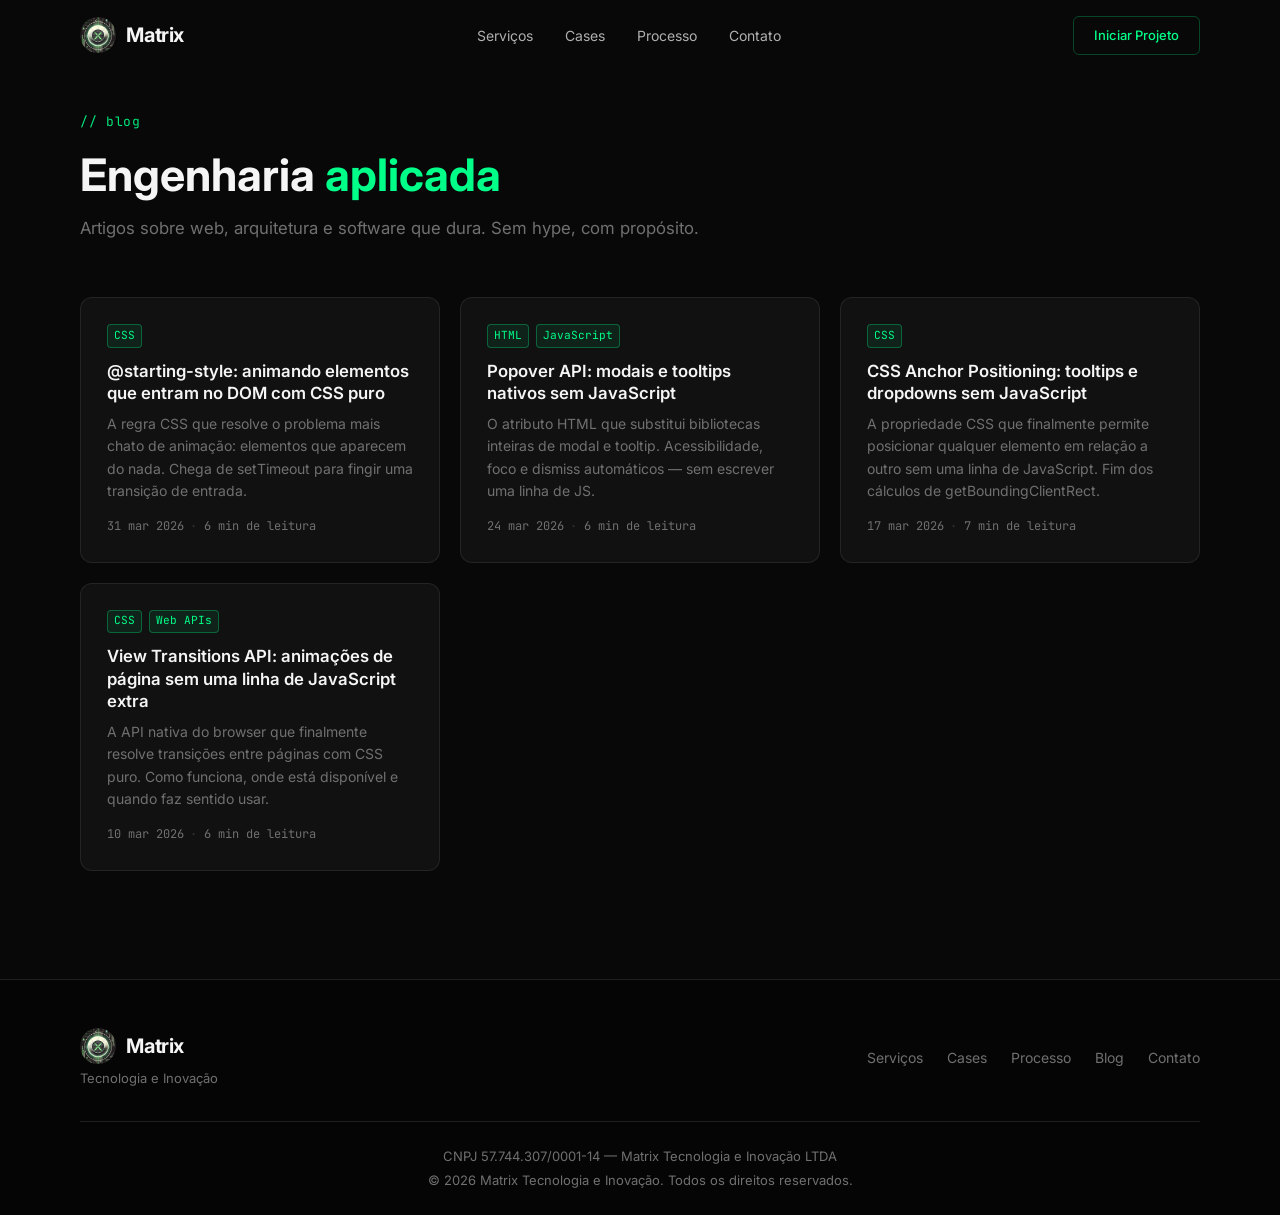
<file: blog/index.html>
<!DOCTYPE html>
<html lang="pt-BR">
<head>
    <meta charset="UTF-8">
    <meta name="viewport" content="width=device-width, initial-scale=1.0">
    <title>Blog — Matrix Tecnologia e Inovação</title>
    <meta name="description" content="Artigos técnicos sobre web, arquitetura de software e engenharia aplicada. Sem hype, com propósito.">
    <link rel="canonical" href="https://matrix-wheat-xi.vercel.app/blog/">

    <link rel="icon" href="/favicon.ico" sizes="any">
    <link rel="icon" href="/favicon.svg" type="image/svg+xml">

    <link rel="preconnect" href="https://fonts.googleapis.com">
    <link rel="preconnect" href="https://fonts.gstatic.com" crossorigin>
    <link href="https://fonts.googleapis.com/css2?family=Inter:wght@300;400;500;600;700&family=JetBrains+Mono:wght@400;500&display=swap" rel="stylesheet">
    <link rel="stylesheet" href="/css/style.css">
    <link rel="stylesheet" href="/css/blog.css">
</head>
<body>

    <nav id="navbar">
        <div class="nav-container">
            <a href="/" class="nav-logo">
                <img src="/assets/images/logo.webp" alt="Matrix Logo" class="logo-img" width="36" height="36">
                <span class="logo-text">Matrix</span>
            </a>
            <ul class="nav-links">
                <li><a href="/#servicos">Serviços</a></li>
                <li><a href="/#cases">Cases</a></li>
                <li><a href="/#processo">Processo</a></li>
                <li><a href="/#contato">Contato</a></li>
            </ul>
            <a href="/#contato" class="nav-cta">Iniciar Projeto</a>
            <button class="nav-toggle" id="navToggle" aria-label="Abrir menu de navegação">
                <span></span><span></span><span></span>
            </button>
        </div>
    </nav>

    <section class="section">
        <div class="container">
            <div class="blog-hero">
                <span class="section-tag">// blog</span>
                <h1>Engenharia <span class="accent-text">aplicada</span></h1>
                <p class="lead">Artigos sobre web, arquitetura e software que dura. Sem hype, com propósito.</p>
            </div>

            <div class="posts-grid">

                <a href="/blog/starting-style.html" class="post-card">
                    <div class="post-card__tags">
                        <span class="post-card__tag">CSS</span>
                    </div>
                    <h2 class="post-card__title">@starting-style: animando elementos que entram no DOM com CSS puro</h2>
                    <p class="post-card__desc">A regra CSS que resolve o problema mais chato de animação: elementos que aparecem do nada. Chega de setTimeout para fingir uma transição de entrada.</p>
                    <div class="post-card__meta">
                        <time datetime="2026-03-31">31 mar 2026</time>
                        <span class="post-card__sep">·</span>
                        <span>6 min de leitura</span>
                    </div>
                </a>

                <a href="/blog/popover-api.html" class="post-card">
                    <div class="post-card__tags">
                        <span class="post-card__tag">HTML</span>
                        <span class="post-card__tag">JavaScript</span>
                    </div>
                    <h2 class="post-card__title">Popover API: modais e tooltips nativos sem JavaScript</h2>
                    <p class="post-card__desc">O atributo HTML que substitui bibliotecas inteiras de modal e tooltip. Acessibilidade, foco e dismiss automáticos — sem escrever uma linha de JS.</p>
                    <div class="post-card__meta">
                        <time datetime="2026-03-24">24 mar 2026</time>
                        <span class="post-card__sep">·</span>
                        <span>6 min de leitura</span>
                    </div>
                </a>

                <a href="/blog/css-anchor-positioning.html" class="post-card">
                    <div class="post-card__tags">
                        <span class="post-card__tag">CSS</span>
                    </div>
                    <h2 class="post-card__title">CSS Anchor Positioning: tooltips e dropdowns sem JavaScript</h2>
                    <p class="post-card__desc">A propriedade CSS que finalmente permite posicionar qualquer elemento em relação a outro sem uma linha de JavaScript. Fim dos cálculos de getBoundingClientRect.</p>
                    <div class="post-card__meta">
                        <time datetime="2026-03-17">17 mar 2026</time>
                        <span class="post-card__sep">·</span>
                        <span>7 min de leitura</span>
                    </div>
                </a>

                <a href="/blog/view-transitions-api.html" class="post-card">
                    <div class="post-card__tags">
                        <span class="post-card__tag">CSS</span>
                        <span class="post-card__tag">Web APIs</span>
                    </div>
                    <h2 class="post-card__title">View Transitions API: animações de página sem uma linha de JavaScript extra</h2>
                    <p class="post-card__desc">A API nativa do browser que finalmente resolve transições entre páginas com CSS puro. Como funciona, onde está disponível e quando faz sentido usar.</p>
                    <div class="post-card__meta">
                        <time datetime="2026-03-10">10 mar 2026</time>
                        <span class="post-card__sep">·</span>
                        <span>6 min de leitura</span>
                    </div>
                </a>

            </div>
        </div>
    </section>

    <footer id="footer">
        <div class="container">
            <div class="footer-content">
                <div class="footer-brand">
                    <a href="/" class="nav-logo">
                        <img src="/assets/images/logo.webp" alt="Matrix Logo" class="logo-img" width="36" height="36" loading="lazy">
                        <span class="logo-text">Matrix</span>
                    </a>
                    <p class="footer-tagline">Tecnologia e Inovação</p>
                </div>
                <div class="footer-links">
                    <a href="/#servicos">Serviços</a>
                    <a href="/#cases">Cases</a>
                    <a href="/#processo">Processo</a>
                    <a href="/blog/">Blog</a>
                    <a href="/#contato">Contato</a>
                </div>
            </div>
            <div class="footer-bottom">
                <p>CNPJ 57.744.307/0001-14 — Matrix Tecnologia e Inovação LTDA</p>
                <p>&copy; <span class="copyright-year">2026</span> Matrix Tecnologia e Inovação. Todos os direitos reservados.</p>
            </div>
        </div>
    </footer>

    <script src="/js/main.js"></script>
</body>
</html>
</file>
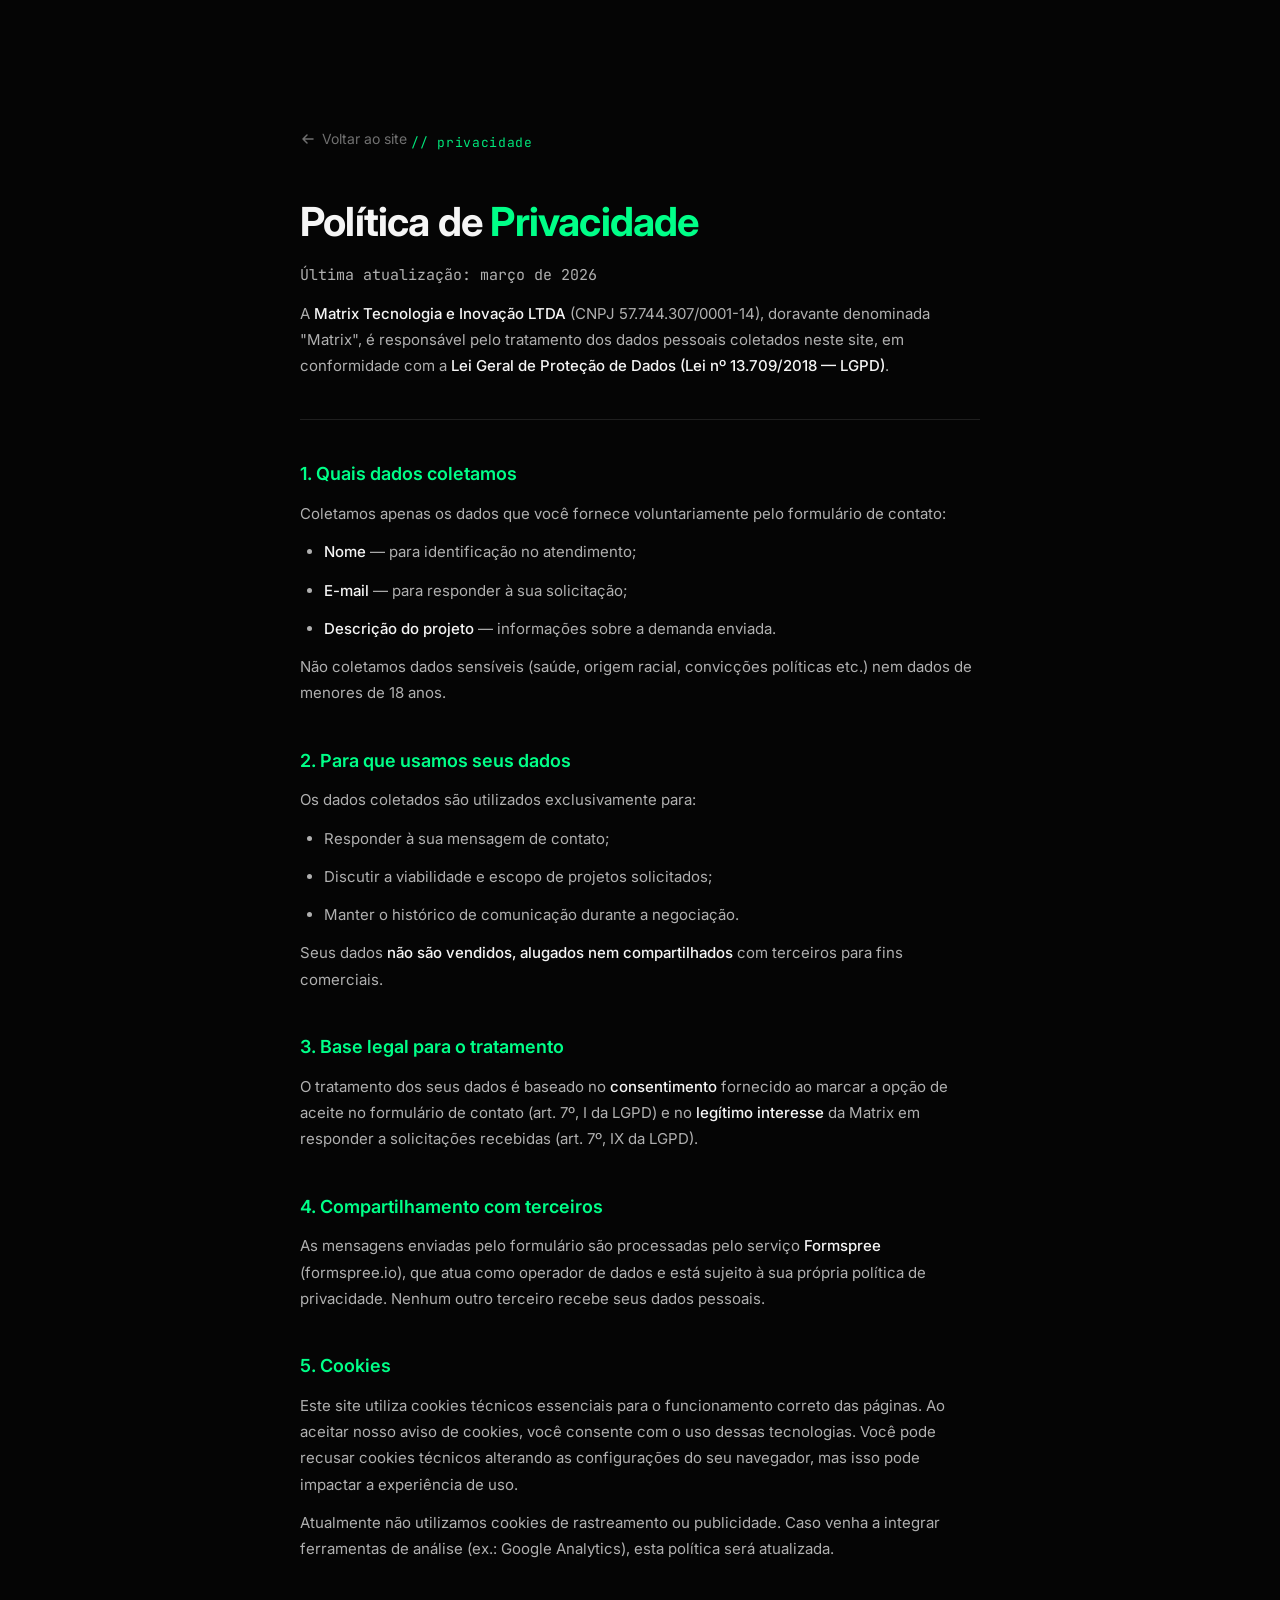
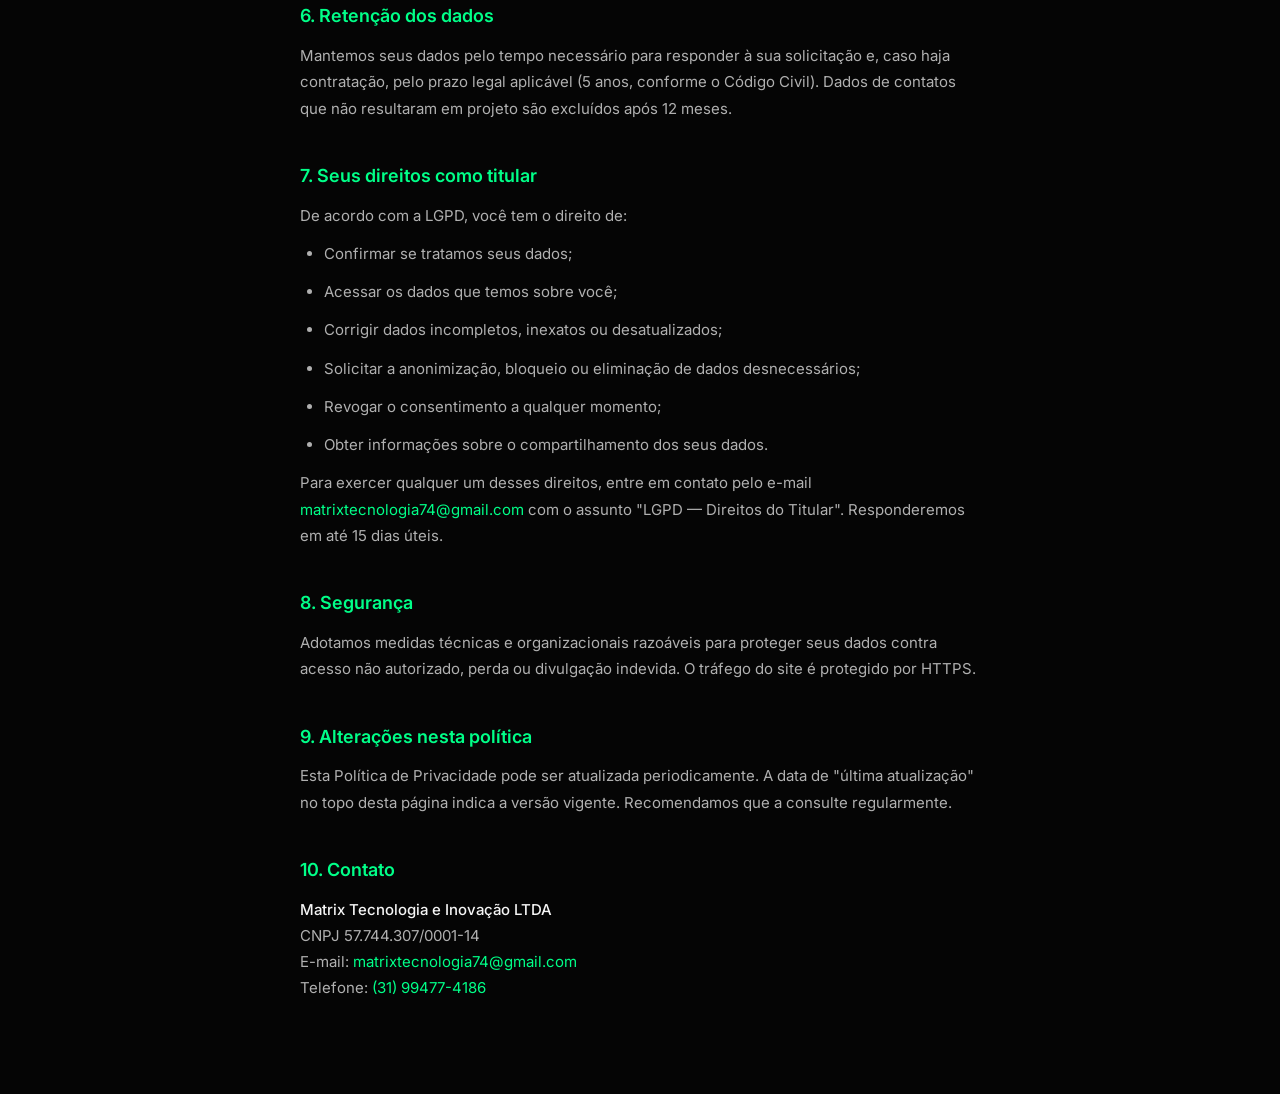
<file: politica-de-privacidade.html>
<!DOCTYPE html>
<html lang="pt-BR">
<head>
    <meta charset="UTF-8">
    <meta name="viewport" content="width=device-width, initial-scale=1.0">
    <meta name="robots" content="noindex, follow">
    <title>Política de Privacidade — Matrix Tecnologia e Inovação</title>
    <link rel="icon" href="/favicon.ico" sizes="any">
    <link rel="icon" href="/favicon.svg" type="image/svg+xml">
    <link rel="preconnect" href="https://fonts.googleapis.com">
    <link rel="preconnect" href="https://fonts.gstatic.com" crossorigin>
    <link href="https://fonts.googleapis.com/css2?family=Inter:wght@300;400;500;600;700&family=JetBrains+Mono:wght@400;500&display=swap" rel="stylesheet">
    <link rel="stylesheet" href="css/style.css">
    <style>
        .policy-page {
            min-height: 100vh;
            padding: 8rem var(--container-padding) 5rem;
            max-width: 760px;
            margin: 0 auto;
        }

        .policy-page h1 {
            font-size: clamp(1.75rem, 4vw, 2.5rem);
            font-weight: 700;
            letter-spacing: -0.02em;
            margin-bottom: 0.5rem;
        }

        .policy-meta {
            font-size: 0.8125rem;
            color: var(--text-muted);
            font-family: var(--font-mono);
            margin-bottom: 3rem;
        }

        .policy-page h2 {
            font-size: 1.125rem;
            font-weight: 600;
            color: var(--accent);
            margin: 2.5rem 0 0.75rem;
        }

        .policy-page p,
        .policy-page li {
            font-size: 0.9375rem;
            color: var(--text-secondary);
            line-height: 1.75;
            margin-bottom: 0.75rem;
        }

        .policy-page ul {
            list-style: disc;
            padding-left: 1.5rem;
            margin-bottom: 0.75rem;
        }

        .policy-page strong {
            color: var(--text-primary);
            font-weight: 500;
        }

        .policy-back {
            display: inline-flex;
            align-items: center;
            gap: 0.4rem;
            font-size: 0.875rem;
            color: var(--text-muted);
            margin-bottom: 2.5rem;
            transition: color var(--duration-fast);
        }

        .policy-back:hover {
            color: var(--accent);
        }

        .policy-divider {
            border: none;
            border-top: 1px solid var(--border-subtle);
            margin: 2.5rem 0;
        }
    </style>
</head>
<body>
    <main class="policy-page">

        <a href="/" class="policy-back">
            <svg width="16" height="16" viewBox="0 0 16 16" fill="none" aria-hidden="true">
                <path d="M13 8H3M3 8L7 4M3 8L7 12" stroke="currentColor" stroke-width="1.5" stroke-linecap="round" stroke-linejoin="round"/>
            </svg>
            Voltar ao site
        </a>

        <span class="section-tag">// privacidade</span>
        <h1>Política de <span class="accent-text">Privacidade</span></h1>
        <p class="policy-meta">Última atualização: março de 2026</p>

        <p>
            A <strong>Matrix Tecnologia e Inovação LTDA</strong> (CNPJ 57.744.307/0001-14), doravante denominada
            "Matrix", é responsável pelo tratamento dos dados pessoais coletados neste site,
            em conformidade com a <strong>Lei Geral de Proteção de Dados (Lei nº 13.709/2018 — LGPD)</strong>.
        </p>

        <hr class="policy-divider">

        <h2>1. Quais dados coletamos</h2>
        <p>Coletamos apenas os dados que você fornece voluntariamente pelo formulário de contato:</p>
        <ul>
            <li><strong>Nome</strong> — para identificação no atendimento;</li>
            <li><strong>E-mail</strong> — para responder à sua solicitação;</li>
            <li><strong>Descrição do projeto</strong> — informações sobre a demanda enviada.</li>
        </ul>
        <p>
            Não coletamos dados sensíveis (saúde, origem racial, convicções políticas etc.) nem
            dados de menores de 18 anos.
        </p>

        <h2>2. Para que usamos seus dados</h2>
        <p>Os dados coletados são utilizados exclusivamente para:</p>
        <ul>
            <li>Responder à sua mensagem de contato;</li>
            <li>Discutir a viabilidade e escopo de projetos solicitados;</li>
            <li>Manter o histórico de comunicação durante a negociação.</li>
        </ul>
        <p>Seus dados <strong>não são vendidos, alugados nem compartilhados</strong> com terceiros para fins comerciais.</p>

        <h2>3. Base legal para o tratamento</h2>
        <p>
            O tratamento dos seus dados é baseado no <strong>consentimento</strong> fornecido ao marcar
            a opção de aceite no formulário de contato (art. 7º, I da LGPD) e no
            <strong>legítimo interesse</strong> da Matrix em responder a solicitações recebidas
            (art. 7º, IX da LGPD).
        </p>

        <h2>4. Compartilhamento com terceiros</h2>
        <p>
            As mensagens enviadas pelo formulário são processadas pelo serviço
            <strong>Formspree</strong> (formspree.io), que atua como operador de dados e está
            sujeito à sua própria política de privacidade. Nenhum outro terceiro recebe
            seus dados pessoais.
        </p>

        <h2>5. Cookies</h2>
        <p>
            Este site utiliza cookies técnicos essenciais para o funcionamento correto
            das páginas. Ao aceitar nosso aviso de cookies, você consente com o uso
            dessas tecnologias. Você pode recusar cookies técnicos alterando as
            configurações do seu navegador, mas isso pode impactar a experiência de uso.
        </p>
        <p>
            Atualmente não utilizamos cookies de rastreamento ou publicidade.
            Caso venha a integrar ferramentas de análise (ex.: Google Analytics),
            esta política será atualizada.
        </p>

        <h2>6. Retenção dos dados</h2>
        <p>
            Mantemos seus dados pelo tempo necessário para responder à sua solicitação
            e, caso haja contratação, pelo prazo legal aplicável (5 anos, conforme
            o Código Civil). Dados de contatos que não resultaram em projeto são
            excluídos após 12 meses.
        </p>

        <h2>7. Seus direitos como titular</h2>
        <p>De acordo com a LGPD, você tem o direito de:</p>
        <ul>
            <li>Confirmar se tratamos seus dados;</li>
            <li>Acessar os dados que temos sobre você;</li>
            <li>Corrigir dados incompletos, inexatos ou desatualizados;</li>
            <li>Solicitar a anonimização, bloqueio ou eliminação de dados desnecessários;</li>
            <li>Revogar o consentimento a qualquer momento;</li>
            <li>Obter informações sobre o compartilhamento dos seus dados.</li>
        </ul>
        <p>
            Para exercer qualquer um desses direitos, entre em contato pelo e-mail
            <a href="mailto:matrixtecnologia74@gmail.com" style="color:var(--accent)">matrixtecnologia74@gmail.com</a>
            com o assunto "LGPD — Direitos do Titular".
            Responderemos em até 15 dias úteis.
        </p>

        <h2>8. Segurança</h2>
        <p>
            Adotamos medidas técnicas e organizacionais razoáveis para proteger seus dados
            contra acesso não autorizado, perda ou divulgação indevida. O tráfego do site
            é protegido por HTTPS.
        </p>

        <h2>9. Alterações nesta política</h2>
        <p>
            Esta Política de Privacidade pode ser atualizada periodicamente.
            A data de "última atualização" no topo desta página indica a versão vigente.
            Recomendamos que a consulte regularmente.
        </p>

        <h2>10. Contato</h2>
        <p>
            <strong>Matrix Tecnologia e Inovação LTDA</strong><br>
            CNPJ 57.744.307/0001-14<br>
            E-mail: <a href="mailto:matrixtecnologia74@gmail.com" style="color:var(--accent)">matrixtecnologia74@gmail.com</a><br>
            Telefone: <a href="tel:+5531994774186" style="color:var(--accent)">(31) 99477-4186</a>
        </p>

    </main>
</body>
</html>
</file>
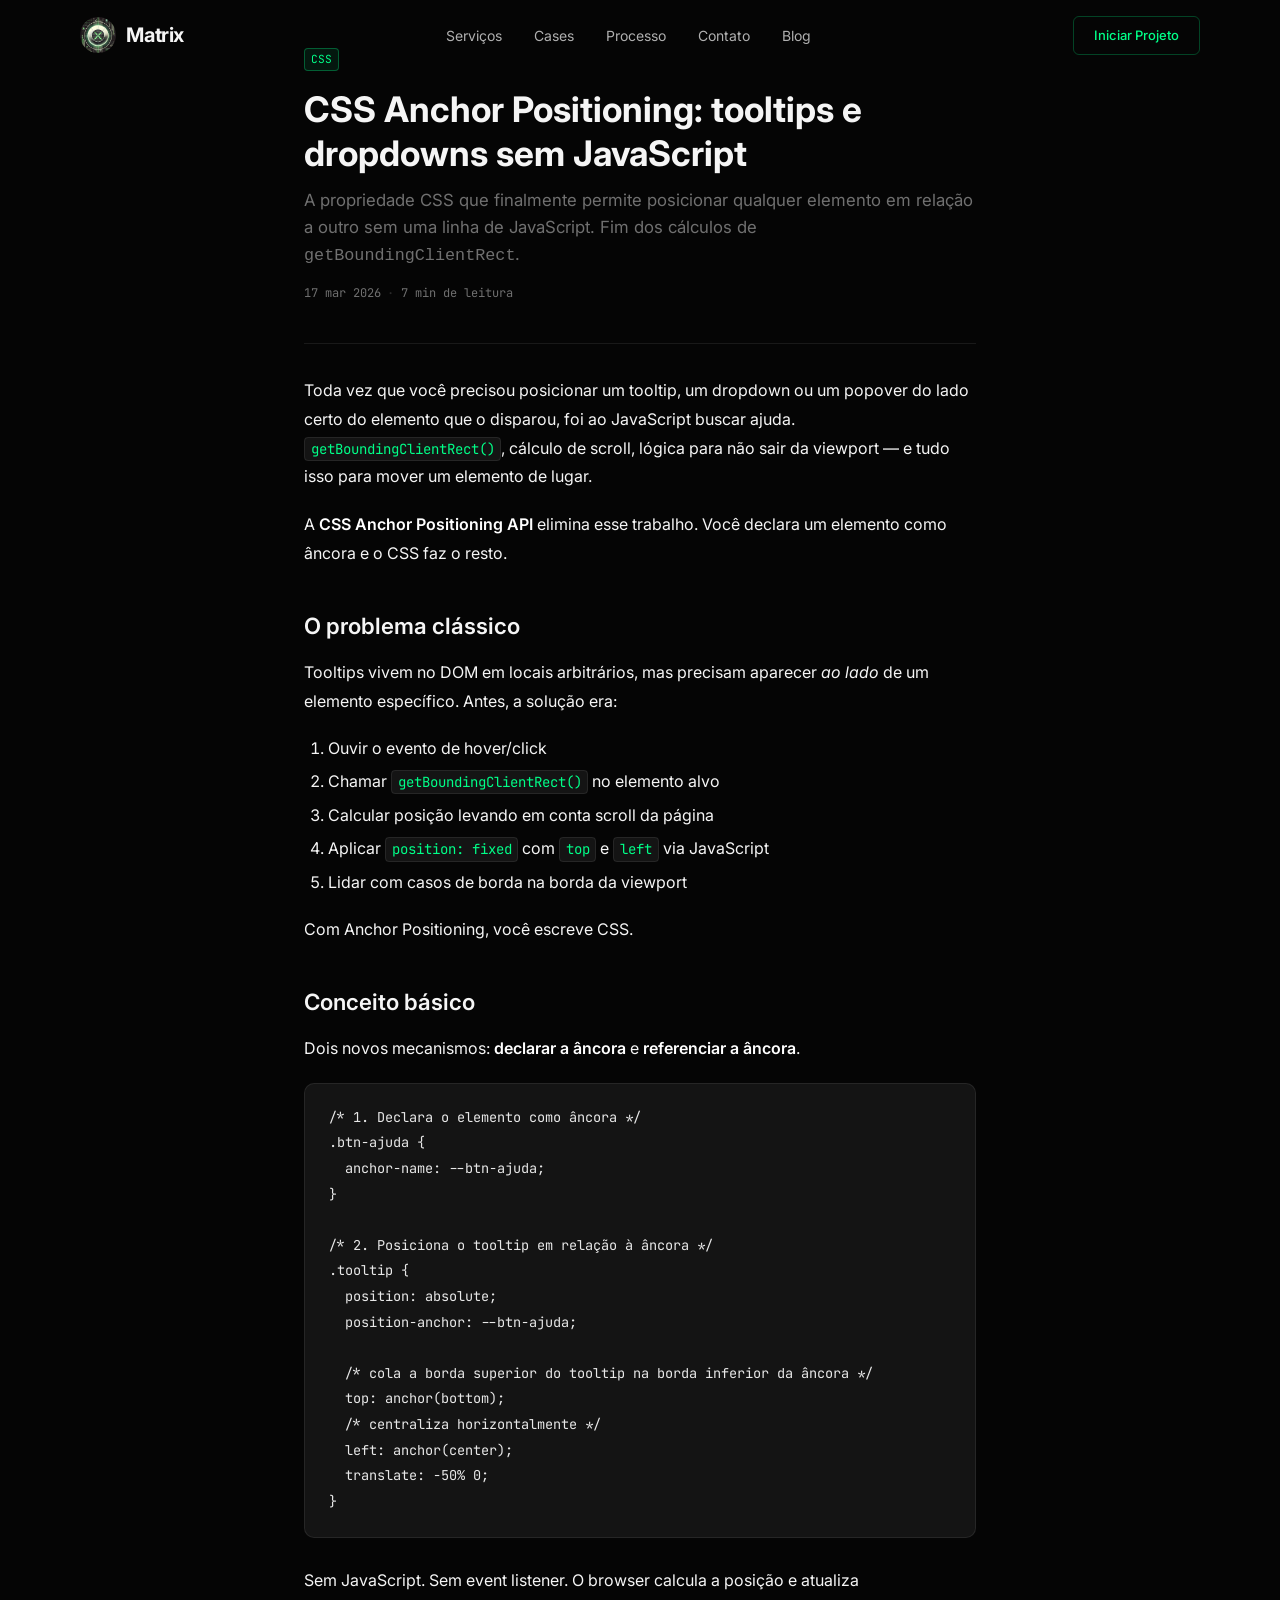
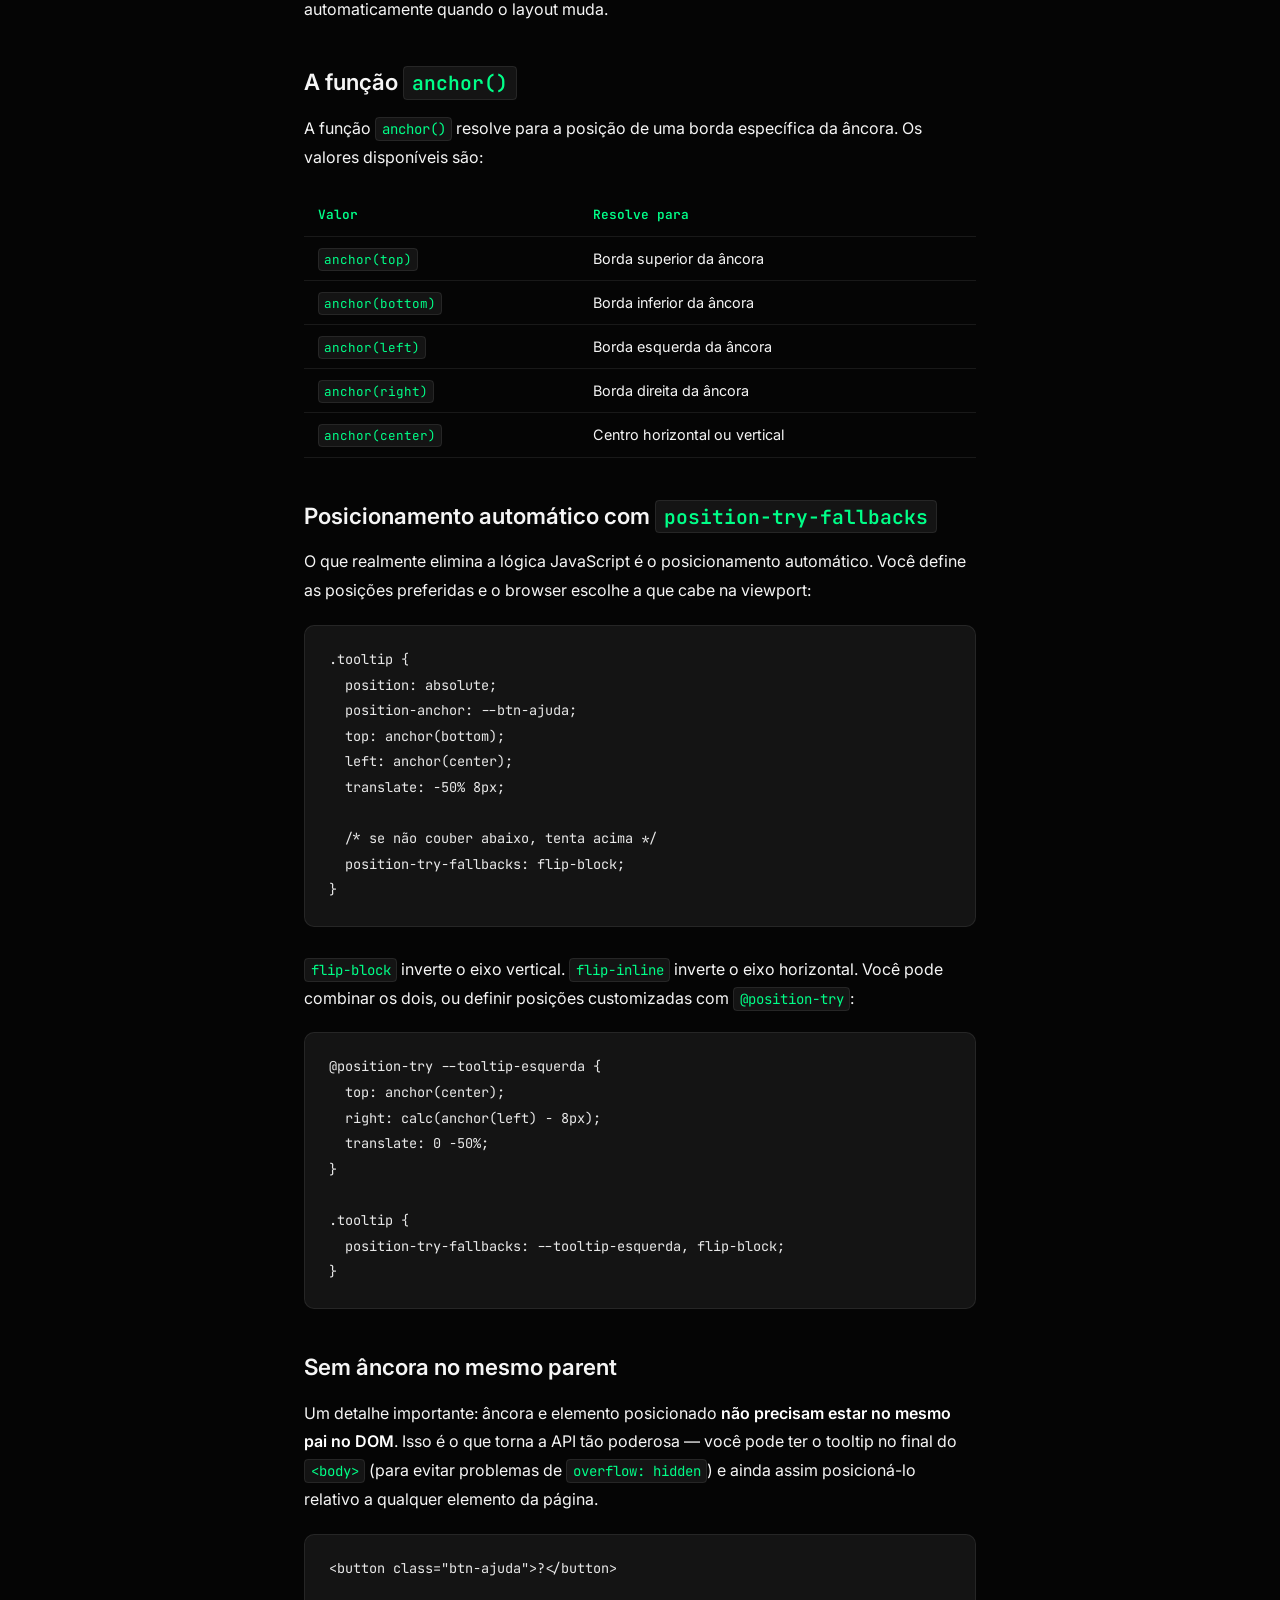
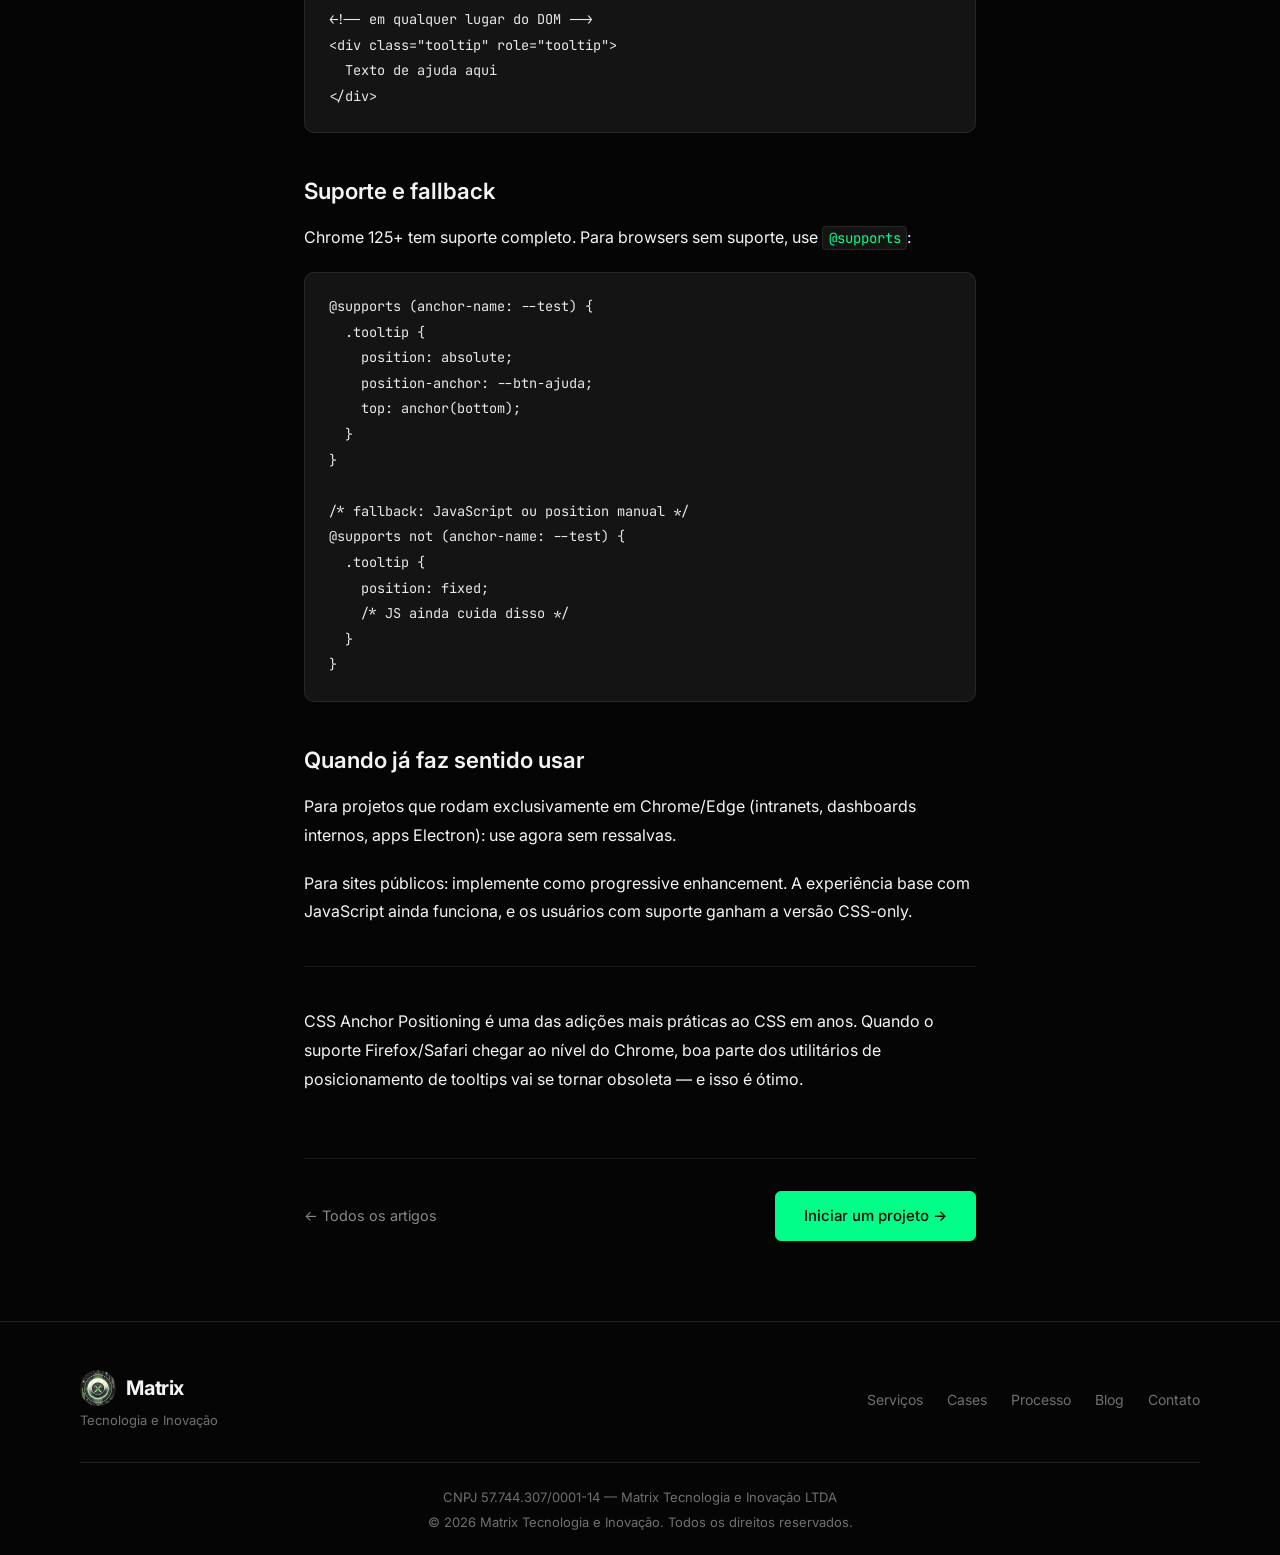
<file: blog/css-anchor-positioning.html>
<!DOCTYPE html>
<html lang="pt-BR">
<head>
    <meta charset="UTF-8">
    <meta name="viewport" content="width=device-width, initial-scale=1.0">
    <title>CSS Anchor Positioning: tooltips e dropdowns sem JavaScript · Matrix Blog</title>
    <meta name="description" content="A propriedade CSS que finalmente permite posicionar qualquer elemento em relação a outro sem uma linha de JavaScript. Fim dos cálculos de getBoundingClientRect.">
    <link rel="canonical" href="https://matrix-wheat-xi.vercel.app/blog/css-anchor-positioning.html">

    <meta property="og:title" content="CSS Anchor Positioning: tooltips e dropdowns sem JavaScript">
    <meta property="og:description" content="A propriedade CSS que finalmente permite posicionar qualquer elemento em relação a outro sem uma linha de JavaScript.">
    <meta property="og:type" content="article">
    <meta property="article:published_time" content="2026-03-17">
    <meta property="article:tag" content="CSS">

    <link rel="icon" href="/favicon.ico" sizes="any">
    <link rel="icon" href="/favicon.svg" type="image/svg+xml">

    <link rel="preconnect" href="https://fonts.googleapis.com">
    <link rel="preconnect" href="https://fonts.gstatic.com" crossorigin>
    <link href="https://fonts.googleapis.com/css2?family=Inter:wght@300;400;500;600;700&family=JetBrains+Mono:wght@400;500&display=swap" rel="stylesheet">
    <link rel="stylesheet" href="/css/style.css">
    <link rel="stylesheet" href="/css/blog.css">
</head>
<body>

    <nav id="navbar">
        <div class="nav-container">
            <a href="/" class="nav-logo">
                <img src="/assets/images/logo.webp" alt="Matrix Logo" class="logo-img" width="36" height="36">
                <span class="logo-text">Matrix</span>
            </a>
            <ul class="nav-links">
                <li><a href="/#servicos">Serviços</a></li>
                <li><a href="/#cases">Cases</a></li>
                <li><a href="/#processo">Processo</a></li>
                <li><a href="/#contato">Contato</a></li>
                <li><a href="/blog/">Blog</a></li>
            </ul>
            <a href="/#contato" class="nav-cta">Iniciar Projeto</a>
            <button class="nav-toggle" id="navToggle" aria-label="Abrir menu de navegação">
                <span></span><span></span><span></span>
            </button>
        </div>
    </nav>

    <article class="post-article">

        <header class="post-header">
            <div class="post-header__tags">
                <span class="post-header__tag">CSS</span>
            </div>
            <h1>CSS Anchor Positioning: tooltips e dropdowns sem JavaScript</h1>
            <p class="post-header__desc">A propriedade CSS que finalmente permite posicionar qualquer elemento em relação a outro sem uma linha de JavaScript. Fim dos cálculos de <code>getBoundingClientRect</code>.</p>
            <div class="post-header__meta">
                <time datetime="2026-03-17">17 mar 2026</time>
                <span class="post-card__sep">·</span>
                <span>7 min de leitura</span>
            </div>
        </header>

        <div class="post-body">

            <p>Toda vez que você precisou posicionar um tooltip, um dropdown ou um popover do lado certo do elemento que o disparou, foi ao JavaScript buscar ajuda. <code>getBoundingClientRect()</code>, cálculo de scroll, lógica para não sair da viewport — e tudo isso para mover um elemento de lugar.</p>

            <p>A <strong>CSS Anchor Positioning API</strong> elimina esse trabalho. Você declara um elemento como âncora e o CSS faz o resto.</p>

            <h2>O problema clássico</h2>

            <p>Tooltips vivem no DOM em locais arbitrários, mas precisam aparecer <em>ao lado</em> de um elemento específico. Antes, a solução era:</p>

            <ol>
                <li>Ouvir o evento de hover/click</li>
                <li>Chamar <code>getBoundingClientRect()</code> no elemento alvo</li>
                <li>Calcular posição levando em conta scroll da página</li>
                <li>Aplicar <code>position: fixed</code> com <code>top</code> e <code>left</code> via JavaScript</li>
                <li>Lidar com casos de borda na borda da viewport</li>
            </ol>

            <p>Com Anchor Positioning, você escreve CSS.</p>

            <h2>Conceito básico</h2>

            <p>Dois novos mecanismos: <strong>declarar a âncora</strong> e <strong>referenciar a âncora</strong>.</p>

<pre><code>/* 1. Declara o elemento como âncora */
.btn-ajuda {
  anchor-name: --btn-ajuda;
}

/* 2. Posiciona o tooltip em relação à âncora */
.tooltip {
  position: absolute;
  position-anchor: --btn-ajuda;

  /* cola a borda superior do tooltip na borda inferior da âncora */
  top: anchor(bottom);
  /* centraliza horizontalmente */
  left: anchor(center);
  translate: -50% 0;
}</code></pre>

            <p>Sem JavaScript. Sem event listener. O browser calcula a posição e atualiza automaticamente quando o layout muda.</p>

            <h2>A função <code>anchor()</code></h2>

            <p>A função <code>anchor()</code> resolve para a posição de uma borda específica da âncora. Os valores disponíveis são:</p>

            <table>
                <thead>
                    <tr><th>Valor</th><th>Resolve para</th></tr>
                </thead>
                <tbody>
                    <tr><td><code>anchor(top)</code></td><td>Borda superior da âncora</td></tr>
                    <tr><td><code>anchor(bottom)</code></td><td>Borda inferior da âncora</td></tr>
                    <tr><td><code>anchor(left)</code></td><td>Borda esquerda da âncora</td></tr>
                    <tr><td><code>anchor(right)</code></td><td>Borda direita da âncora</td></tr>
                    <tr><td><code>anchor(center)</code></td><td>Centro horizontal ou vertical</td></tr>
                </tbody>
            </table>

            <h2>Posicionamento automático com <code>position-try-fallbacks</code></h2>

            <p>O que realmente elimina a lógica JavaScript é o posicionamento automático. Você define as posições preferidas e o browser escolhe a que cabe na viewport:</p>

<pre><code>.tooltip {
  position: absolute;
  position-anchor: --btn-ajuda;
  top: anchor(bottom);
  left: anchor(center);
  translate: -50% 8px;

  /* se não couber abaixo, tenta acima */
  position-try-fallbacks: flip-block;
}</code></pre>

            <p><code>flip-block</code> inverte o eixo vertical. <code>flip-inline</code> inverte o eixo horizontal. Você pode combinar os dois, ou definir posições customizadas com <code>@position-try</code>:</p>

<pre><code>@position-try --tooltip-esquerda {
  top: anchor(center);
  right: calc(anchor(left) - 8px);
  translate: 0 -50%;
}

.tooltip {
  position-try-fallbacks: --tooltip-esquerda, flip-block;
}</code></pre>

            <h2>Sem âncora no mesmo parent</h2>

            <p>Um detalhe importante: âncora e elemento posicionado <strong>não precisam estar no mesmo pai no DOM</strong>. Isso é o que torna a API tão poderosa — você pode ter o tooltip no final do <code>&lt;body&gt;</code> (para evitar problemas de <code>overflow: hidden</code>) e ainda assim posicioná-lo relativo a qualquer elemento da página.</p>

<pre><code>&lt;button class="btn-ajuda"&gt;?&lt;/button&gt;

&lt;!-- em qualquer lugar do DOM --&gt;
&lt;div class="tooltip" role="tooltip"&gt;
  Texto de ajuda aqui
&lt;/div&gt;</code></pre>

            <h2>Suporte e fallback</h2>

            <p>Chrome 125+ tem suporte completo. Para browsers sem suporte, use <code>@supports</code>:</p>

<pre><code>@supports (anchor-name: --test) {
  .tooltip {
    position: absolute;
    position-anchor: --btn-ajuda;
    top: anchor(bottom);
  }
}

/* fallback: JavaScript ou position manual */
@supports not (anchor-name: --test) {
  .tooltip {
    position: fixed;
    /* JS ainda cuida disso */
  }
}</code></pre>

            <h2>Quando já faz sentido usar</h2>

            <p>Para projetos que rodam exclusivamente em Chrome/Edge (intranets, dashboards internos, apps Electron): use agora sem ressalvas.</p>

            <p>Para sites públicos: implemente como progressive enhancement. A experiência base com JavaScript ainda funciona, e os usuários com suporte ganham a versão CSS-only.</p>

            <hr>

            <p>CSS Anchor Positioning é uma das adições mais práticas ao CSS em anos. Quando o suporte Firefox/Safari chegar ao nível do Chrome, boa parte dos utilitários de posicionamento de tooltips vai se tornar obsoleta — e isso é ótimo.</p>

        </div>

        <footer class="post-footer">
            <a href="/blog/" class="post-footer__back">← Todos os artigos</a>
            <a href="/#contato" class="btn btn--primary">Iniciar um projeto →</a>
        </footer>

    </article>

    <footer id="footer">
        <div class="container">
            <div class="footer-content">
                <div class="footer-brand">
                    <a href="/" class="nav-logo">
                        <img src="/assets/images/logo.webp" alt="Matrix Logo" class="logo-img" width="36" height="36" loading="lazy">
                        <span class="logo-text">Matrix</span>
                    </a>
                    <p class="footer-tagline">Tecnologia e Inovação</p>
                </div>
                <div class="footer-links">
                    <a href="/#servicos">Serviços</a>
                    <a href="/#cases">Cases</a>
                    <a href="/#processo">Processo</a>
                    <a href="/blog/">Blog</a>
                    <a href="/#contato">Contato</a>
                </div>
            </div>
            <div class="footer-bottom">
                <p>CNPJ 57.744.307/0001-14 — Matrix Tecnologia e Inovação LTDA</p>
                <p>&copy; <span class="copyright-year">2026</span> Matrix Tecnologia e Inovação. Todos os direitos reservados.</p>
            </div>
        </div>
    </footer>

    <script src="/js/main.js"></script>
</body>
</html>
</file>
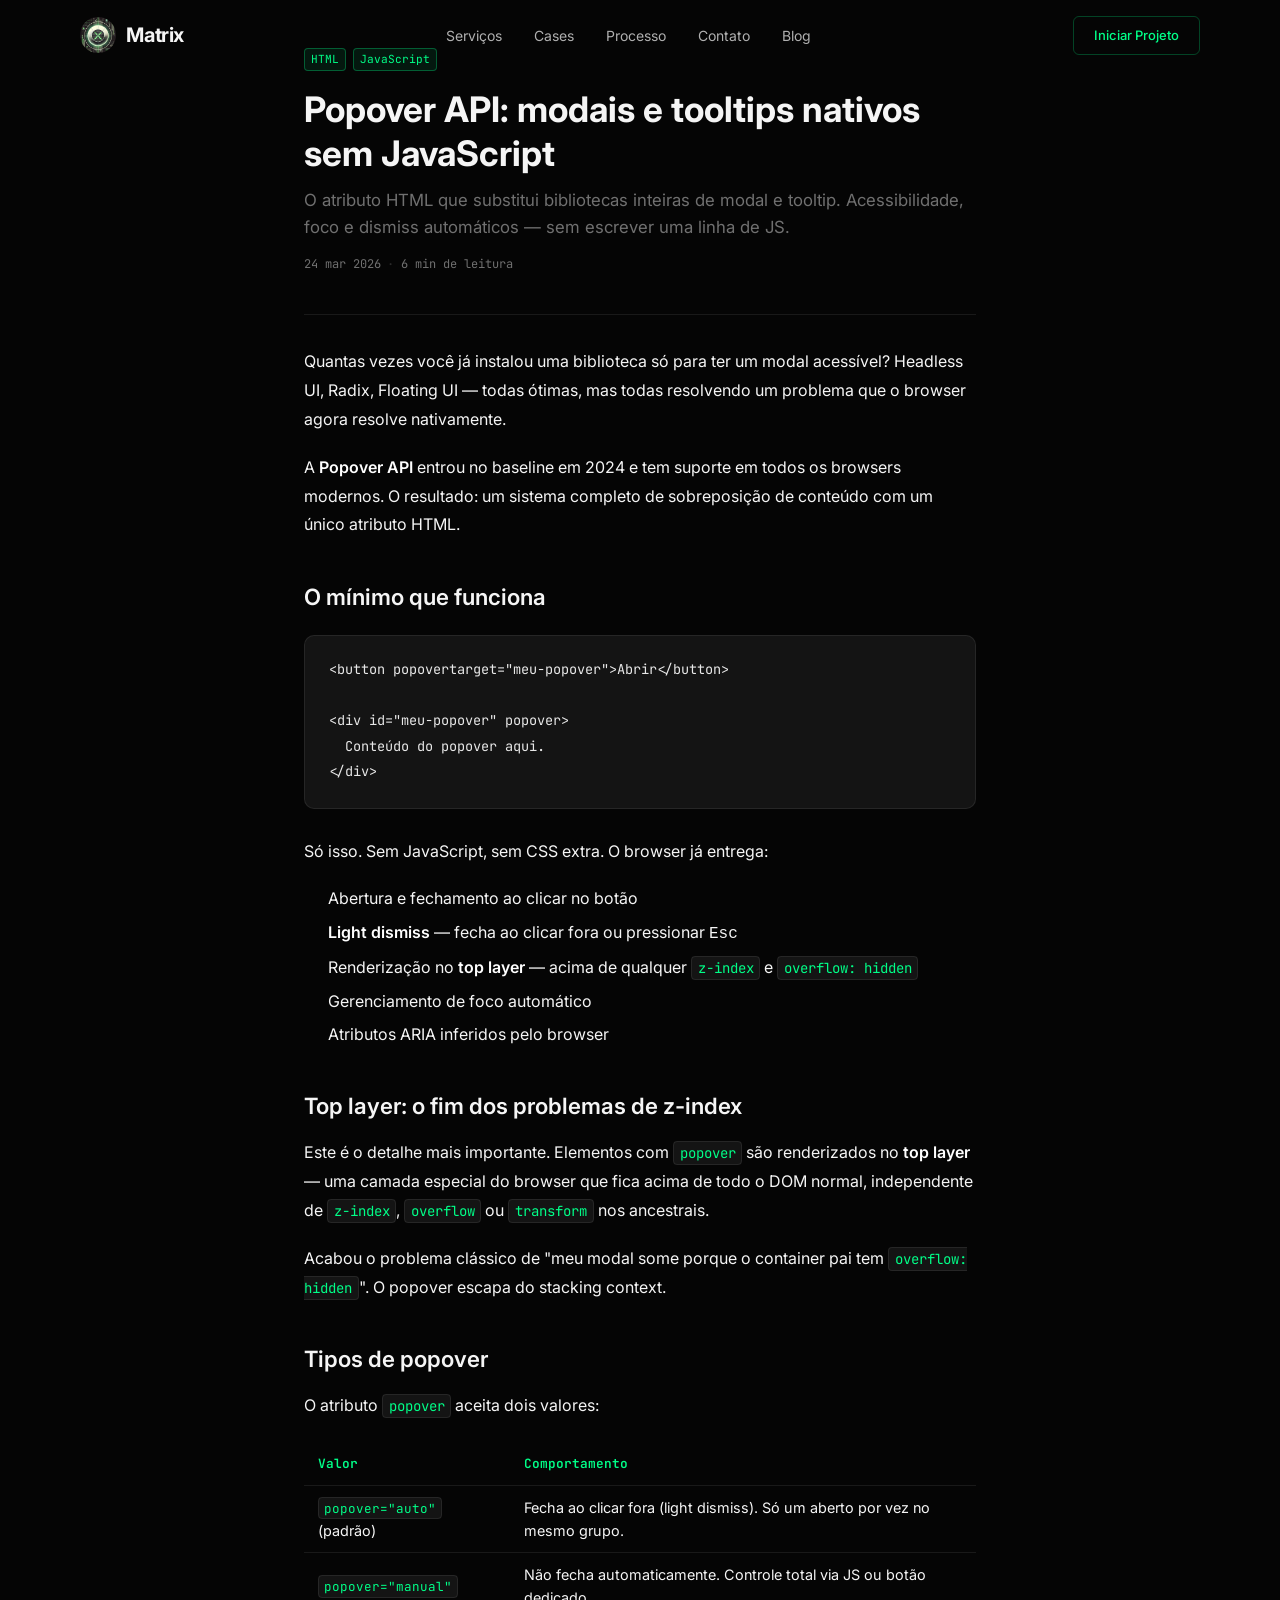
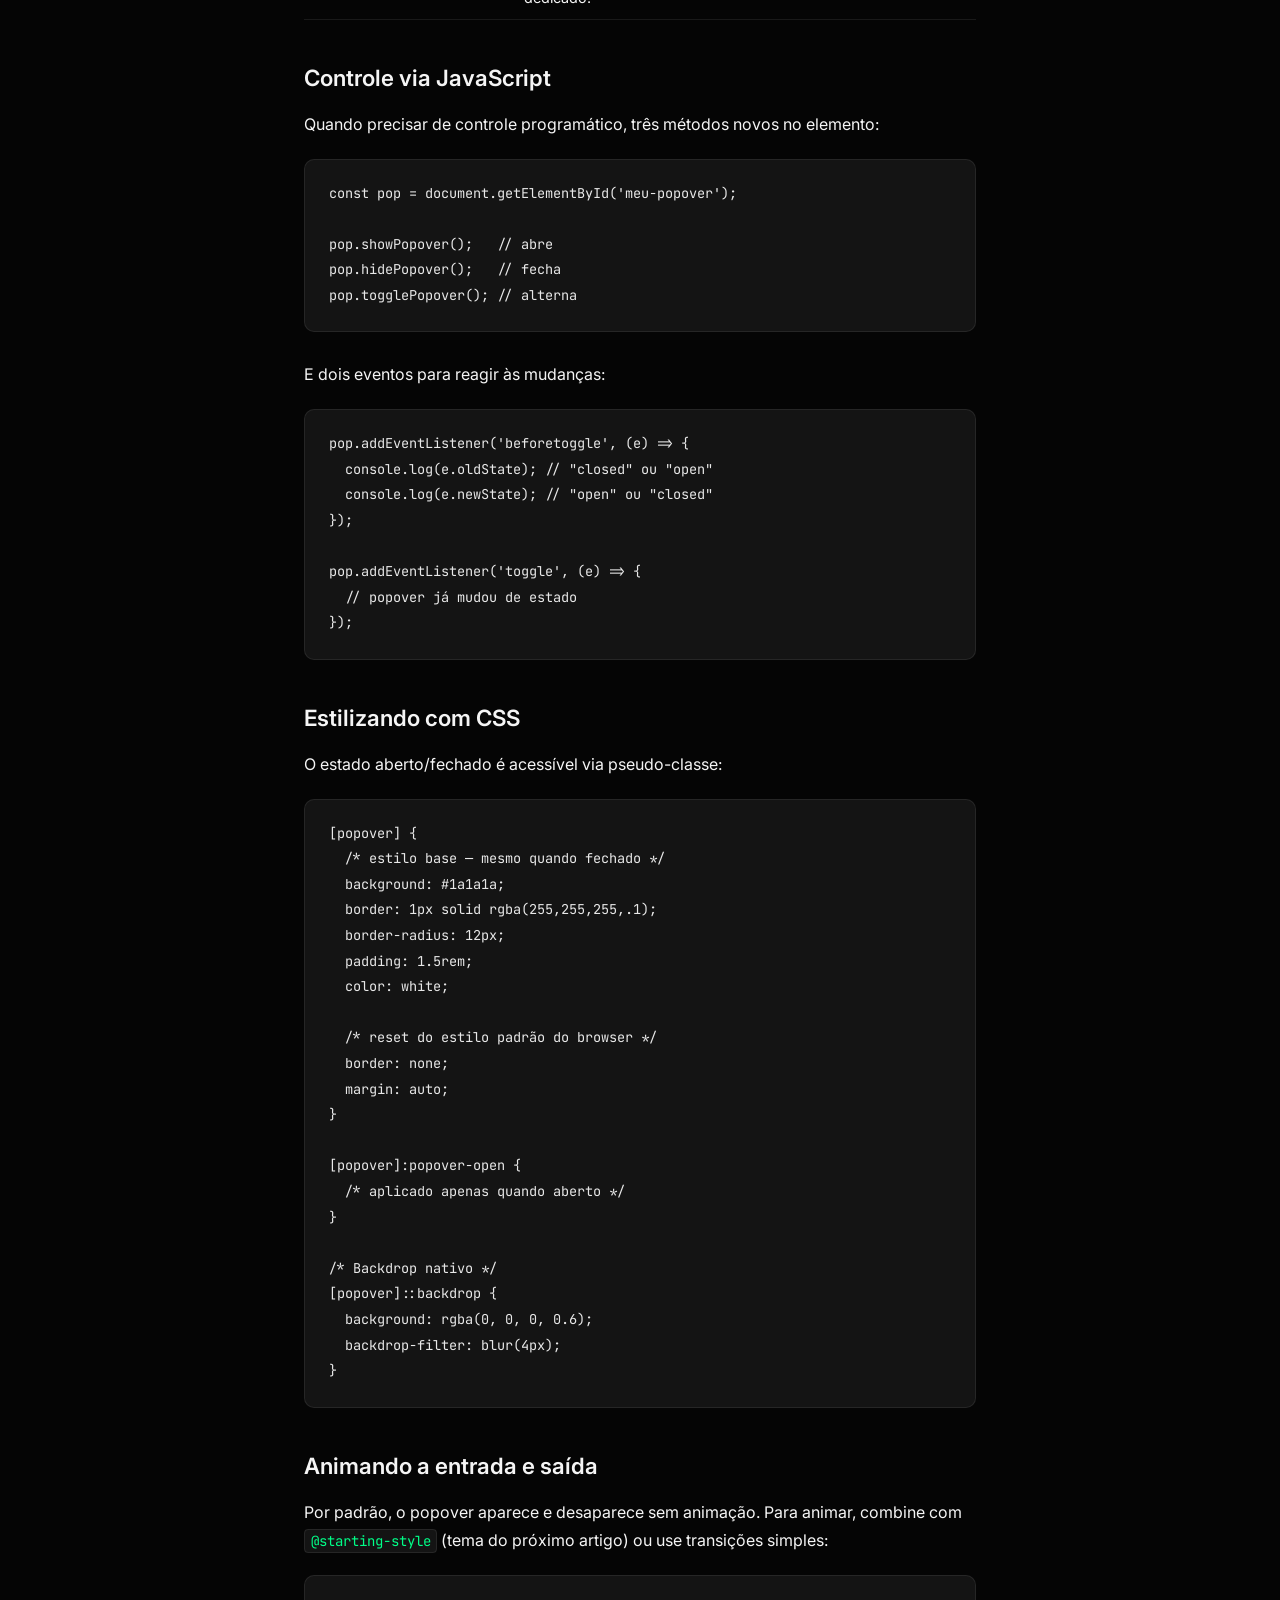
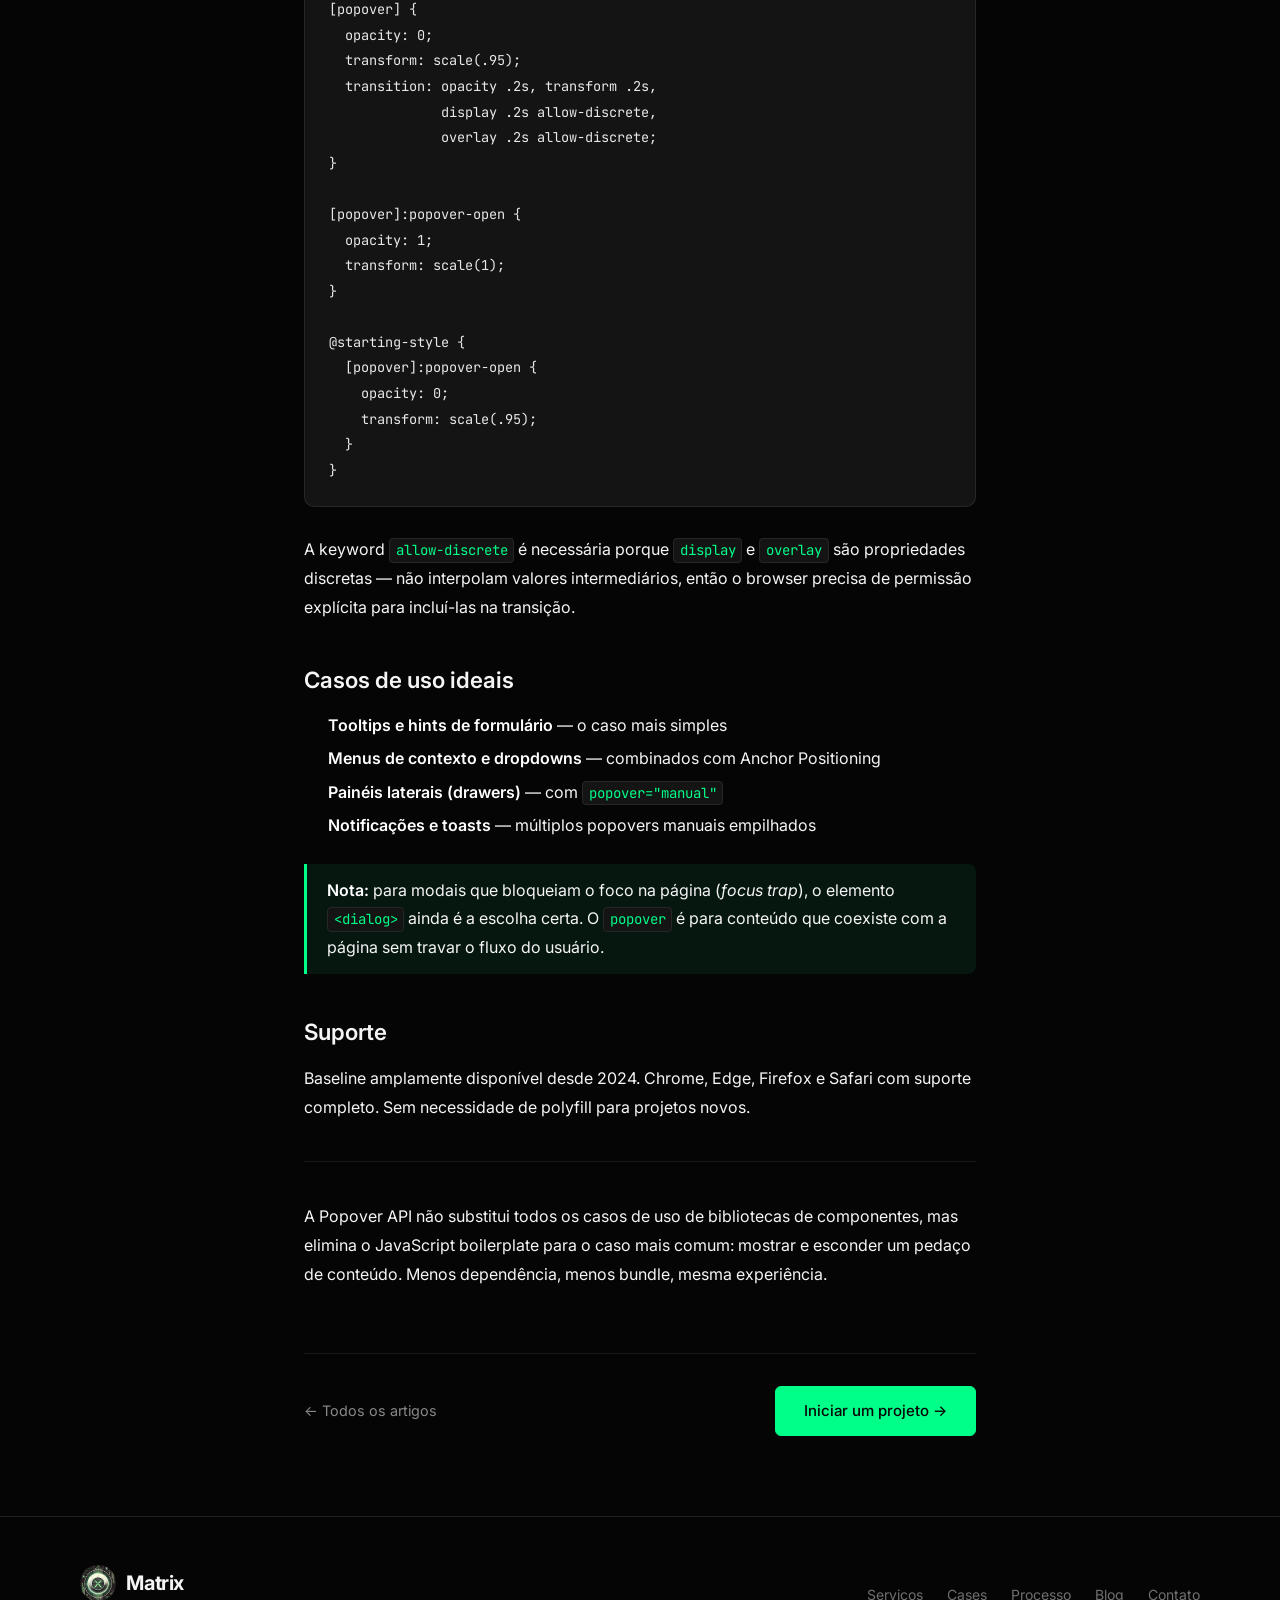
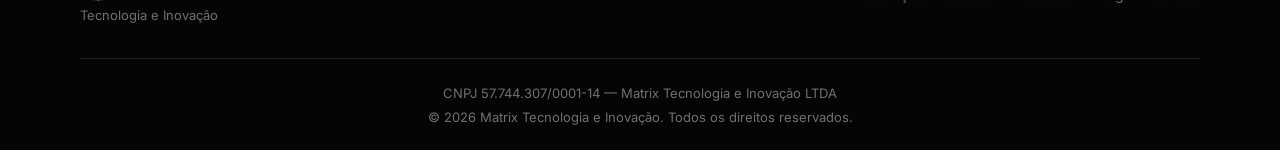
<file: blog/popover-api.html>
<!DOCTYPE html>
<html lang="pt-BR">
<head>
    <meta charset="UTF-8">
    <meta name="viewport" content="width=device-width, initial-scale=1.0">
    <title>Popover API: modais e tooltips nativos sem JavaScript · Matrix Blog</title>
    <meta name="description" content="O atributo HTML que substitui bibliotecas inteiras de modal e tooltip. Acessibilidade, foco e dismiss automáticos — sem escrever uma linha de JS.">
    <link rel="canonical" href="https://matrix-wheat-xi.vercel.app/blog/popover-api.html">

    <meta property="og:title" content="Popover API: modais e tooltips nativos sem JavaScript">
    <meta property="og:description" content="O atributo HTML que substitui bibliotecas inteiras de modal e tooltip. Acessibilidade, foco e dismiss automáticos — sem escrever uma linha de JS.">
    <meta property="og:type" content="article">
    <meta property="article:published_time" content="2026-03-24">
    <meta property="article:tag" content="HTML">
    <meta property="article:tag" content="JavaScript">

    <link rel="icon" href="/favicon.ico" sizes="any">
    <link rel="icon" href="/favicon.svg" type="image/svg+xml">

    <link rel="preconnect" href="https://fonts.googleapis.com">
    <link rel="preconnect" href="https://fonts.gstatic.com" crossorigin>
    <link href="https://fonts.googleapis.com/css2?family=Inter:wght@300;400;500;600;700&family=JetBrains+Mono:wght@400;500&display=swap" rel="stylesheet">
    <link rel="stylesheet" href="/css/style.css">
    <link rel="stylesheet" href="/css/blog.css">
</head>
<body>

    <nav id="navbar">
        <div class="nav-container">
            <a href="/" class="nav-logo">
                <img src="/assets/images/logo.webp" alt="Matrix Logo" class="logo-img" width="36" height="36">
                <span class="logo-text">Matrix</span>
            </a>
            <ul class="nav-links">
                <li><a href="/#servicos">Serviços</a></li>
                <li><a href="/#cases">Cases</a></li>
                <li><a href="/#processo">Processo</a></li>
                <li><a href="/#contato">Contato</a></li>
                <li><a href="/blog/">Blog</a></li>
            </ul>
            <a href="/#contato" class="nav-cta">Iniciar Projeto</a>
            <button class="nav-toggle" id="navToggle" aria-label="Abrir menu de navegação">
                <span></span><span></span><span></span>
            </button>
        </div>
    </nav>

    <article class="post-article">

        <header class="post-header">
            <div class="post-header__tags">
                <span class="post-header__tag">HTML</span>
                <span class="post-header__tag">JavaScript</span>
            </div>
            <h1>Popover API: modais e tooltips nativos sem JavaScript</h1>
            <p class="post-header__desc">O atributo HTML que substitui bibliotecas inteiras de modal e tooltip. Acessibilidade, foco e dismiss automáticos — sem escrever uma linha de JS.</p>
            <div class="post-header__meta">
                <time datetime="2026-03-24">24 mar 2026</time>
                <span class="post-card__sep">·</span>
                <span>6 min de leitura</span>
            </div>
        </header>

        <div class="post-body">

            <p>Quantas vezes você já instalou uma biblioteca só para ter um modal acessível? Headless UI, Radix, Floating UI — todas ótimas, mas todas resolvendo um problema que o browser agora resolve nativamente.</p>

            <p>A <strong>Popover API</strong> entrou no baseline em 2024 e tem suporte em todos os browsers modernos. O resultado: um sistema completo de sobreposição de conteúdo com um único atributo HTML.</p>

            <h2>O mínimo que funciona</h2>

<pre><code>&lt;button popovertarget="meu-popover"&gt;Abrir&lt;/button&gt;

&lt;div id="meu-popover" popover&gt;
  Conteúdo do popover aqui.
&lt;/div&gt;</code></pre>

            <p>Só isso. Sem JavaScript, sem CSS extra. O browser já entrega:</p>

            <ul>
                <li>Abertura e fechamento ao clicar no botão</li>
                <li><strong>Light dismiss</strong> — fecha ao clicar fora ou pressionar <kbd>Esc</kbd></li>
                <li>Renderização no <strong>top layer</strong> — acima de qualquer <code>z-index</code> e <code>overflow: hidden</code></li>
                <li>Gerenciamento de foco automático</li>
                <li>Atributos ARIA inferidos pelo browser</li>
            </ul>

            <h2>Top layer: o fim dos problemas de z-index</h2>

            <p>Este é o detalhe mais importante. Elementos com <code>popover</code> são renderizados no <strong>top layer</strong> — uma camada especial do browser que fica acima de todo o DOM normal, independente de <code>z-index</code>, <code>overflow</code> ou <code>transform</code> nos ancestrais.</p>

            <p>Acabou o problema clássico de "meu modal some porque o container pai tem <code>overflow: hidden</code>". O popover escapa do stacking context.</p>

            <h2>Tipos de popover</h2>

            <p>O atributo <code>popover</code> aceita dois valores:</p>

            <table>
                <thead>
                    <tr><th>Valor</th><th>Comportamento</th></tr>
                </thead>
                <tbody>
                    <tr>
                        <td><code>popover="auto"</code> (padrão)</td>
                        <td>Fecha ao clicar fora (light dismiss). Só um aberto por vez no mesmo grupo.</td>
                    </tr>
                    <tr>
                        <td><code>popover="manual"</code></td>
                        <td>Não fecha automaticamente. Controle total via JS ou botão dedicado.</td>
                    </tr>
                </tbody>
            </table>

            <h2>Controle via JavaScript</h2>

            <p>Quando precisar de controle programático, três métodos novos no elemento:</p>

<pre><code>const pop = document.getElementById('meu-popover');

pop.showPopover();   // abre
pop.hidePopover();   // fecha
pop.togglePopover(); // alterna</code></pre>

            <p>E dois eventos para reagir às mudanças:</p>

<pre><code>pop.addEventListener('beforetoggle', (e) => {
  console.log(e.oldState); // "closed" ou "open"
  console.log(e.newState); // "open" ou "closed"
});

pop.addEventListener('toggle', (e) => {
  // popover já mudou de estado
});</code></pre>

            <h2>Estilizando com CSS</h2>

            <p>O estado aberto/fechado é acessível via pseudo-classe:</p>

<pre><code>[popover] {
  /* estilo base — mesmo quando fechado */
  background: #1a1a1a;
  border: 1px solid rgba(255,255,255,.1);
  border-radius: 12px;
  padding: 1.5rem;
  color: white;

  /* reset do estilo padrão do browser */
  border: none;
  margin: auto;
}

[popover]:popover-open {
  /* aplicado apenas quando aberto */
}

/* Backdrop nativo */
[popover]::backdrop {
  background: rgba(0, 0, 0, 0.6);
  backdrop-filter: blur(4px);
}</code></pre>

            <h2>Animando a entrada e saída</h2>

            <p>Por padrão, o popover aparece e desaparece sem animação. Para animar, combine com <code>@starting-style</code> (tema do próximo artigo) ou use transições simples:</p>

<pre><code>[popover] {
  opacity: 0;
  transform: scale(.95);
  transition: opacity .2s, transform .2s,
              display .2s allow-discrete,
              overlay .2s allow-discrete;
}

[popover]:popover-open {
  opacity: 1;
  transform: scale(1);
}

@starting-style {
  [popover]:popover-open {
    opacity: 0;
    transform: scale(.95);
  }
}</code></pre>

            <p>A keyword <code>allow-discrete</code> é necessária porque <code>display</code> e <code>overlay</code> são propriedades discretas — não interpolam valores intermediários, então o browser precisa de permissão explícita para incluí-las na transição.</p>

            <h2>Casos de uso ideais</h2>

            <ul>
                <li><strong>Tooltips e hints de formulário</strong> — o caso mais simples</li>
                <li><strong>Menus de contexto e dropdowns</strong> — combinados com Anchor Positioning</li>
                <li><strong>Painéis laterais (drawers)</strong> — com <code>popover="manual"</code></li>
                <li><strong>Notificações e toasts</strong> — múltiplos popovers manuais empilhados</li>
            </ul>

            <blockquote>
                <p><strong>Nota:</strong> para modais que bloqueiam o foco na página (<em>focus trap</em>), o elemento <code>&lt;dialog&gt;</code> ainda é a escolha certa. O <code>popover</code> é para conteúdo que coexiste com a página sem travar o fluxo do usuário.</p>
            </blockquote>

            <h2>Suporte</h2>

            <p>Baseline amplamente disponível desde 2024. Chrome, Edge, Firefox e Safari com suporte completo. Sem necessidade de polyfill para projetos novos.</p>

            <hr>

            <p>A Popover API não substitui todos os casos de uso de bibliotecas de componentes, mas elimina o JavaScript boilerplate para o caso mais comum: mostrar e esconder um pedaço de conteúdo. Menos dependência, menos bundle, mesma experiência.</p>

        </div>

        <footer class="post-footer">
            <a href="/blog/" class="post-footer__back">← Todos os artigos</a>
            <a href="/#contato" class="btn btn--primary">Iniciar um projeto →</a>
        </footer>

    </article>

    <footer id="footer">
        <div class="container">
            <div class="footer-content">
                <div class="footer-brand">
                    <a href="/" class="nav-logo">
                        <img src="/assets/images/logo.webp" alt="Matrix Logo" class="logo-img" width="36" height="36" loading="lazy">
                        <span class="logo-text">Matrix</span>
                    </a>
                    <p class="footer-tagline">Tecnologia e Inovação</p>
                </div>
                <div class="footer-links">
                    <a href="/#servicos">Serviços</a>
                    <a href="/#cases">Cases</a>
                    <a href="/#processo">Processo</a>
                    <a href="/blog/">Blog</a>
                    <a href="/#contato">Contato</a>
                </div>
            </div>
            <div class="footer-bottom">
                <p>CNPJ 57.744.307/0001-14 — Matrix Tecnologia e Inovação LTDA</p>
                <p>&copy; <span class="copyright-year">2026</span> Matrix Tecnologia e Inovação. Todos os direitos reservados.</p>
            </div>
        </div>
    </footer>

    <script src="/js/main.js"></script>
</body>
</html>
</file>
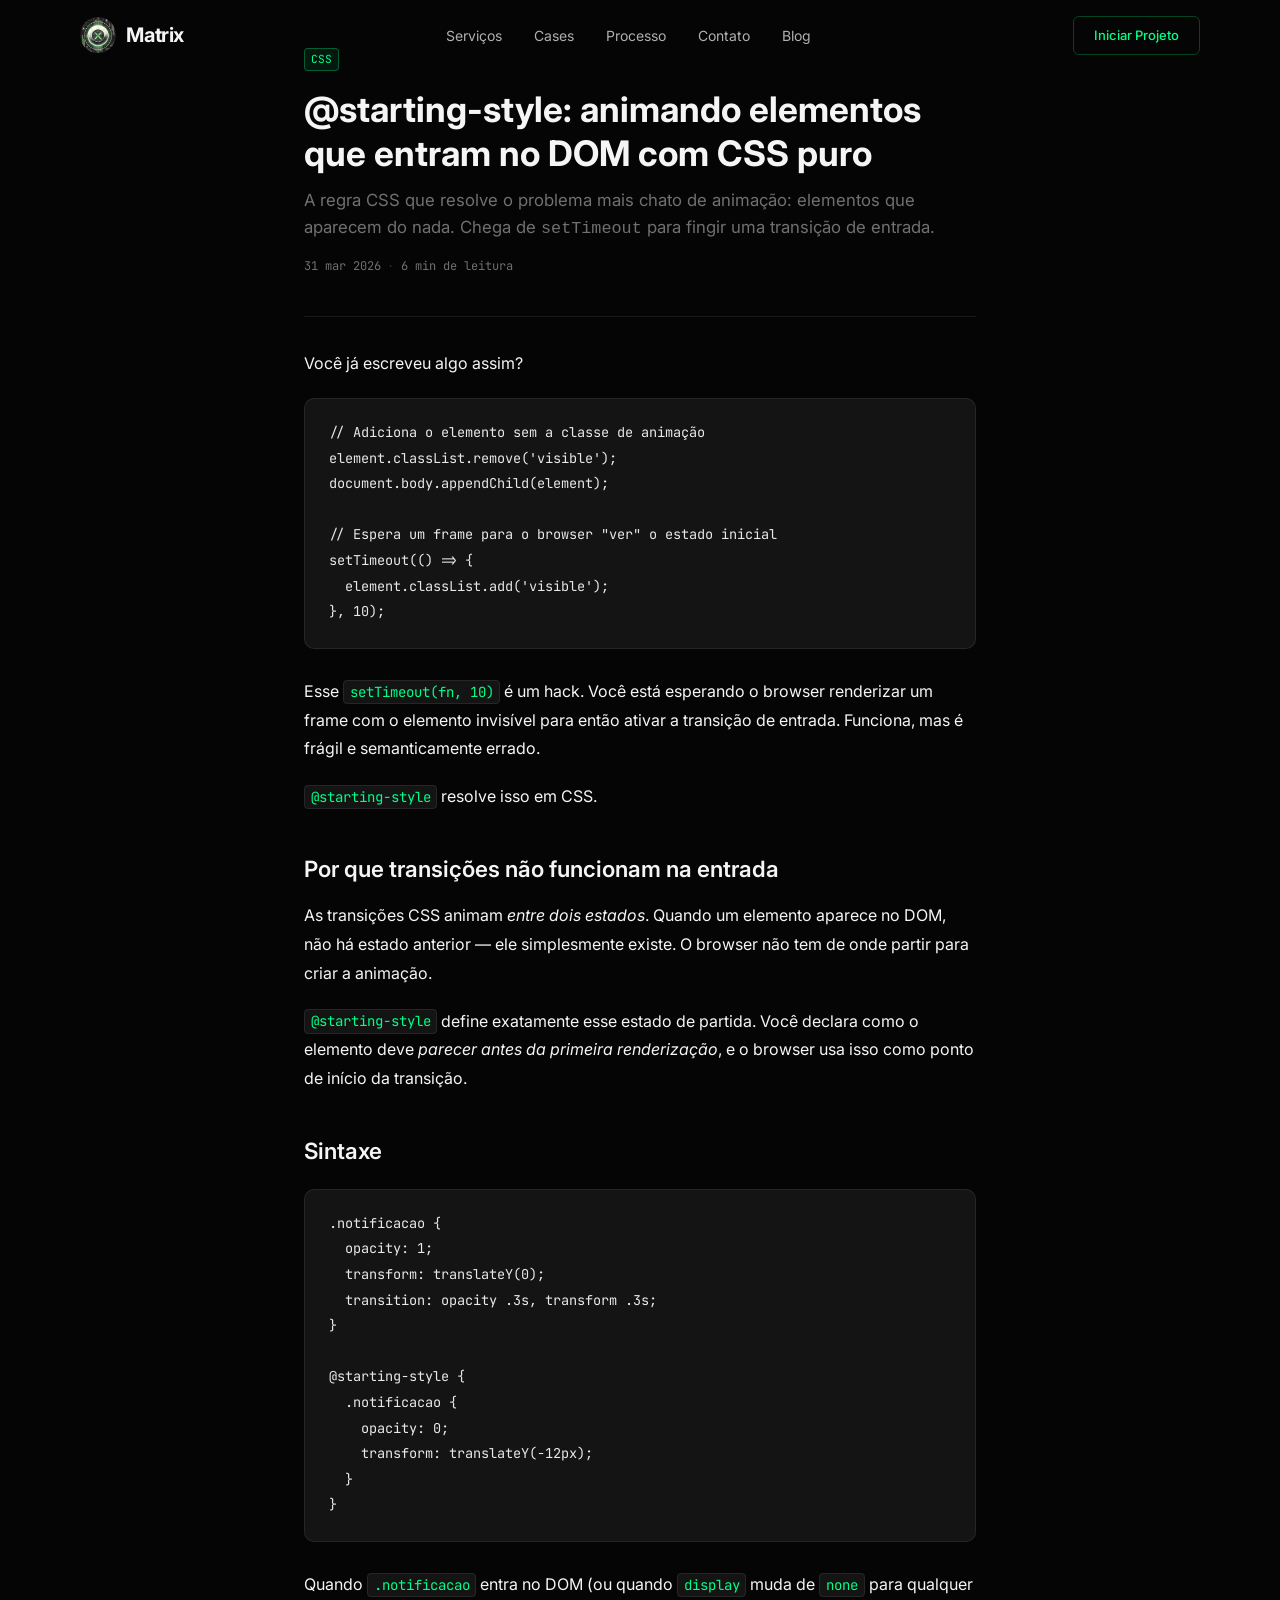
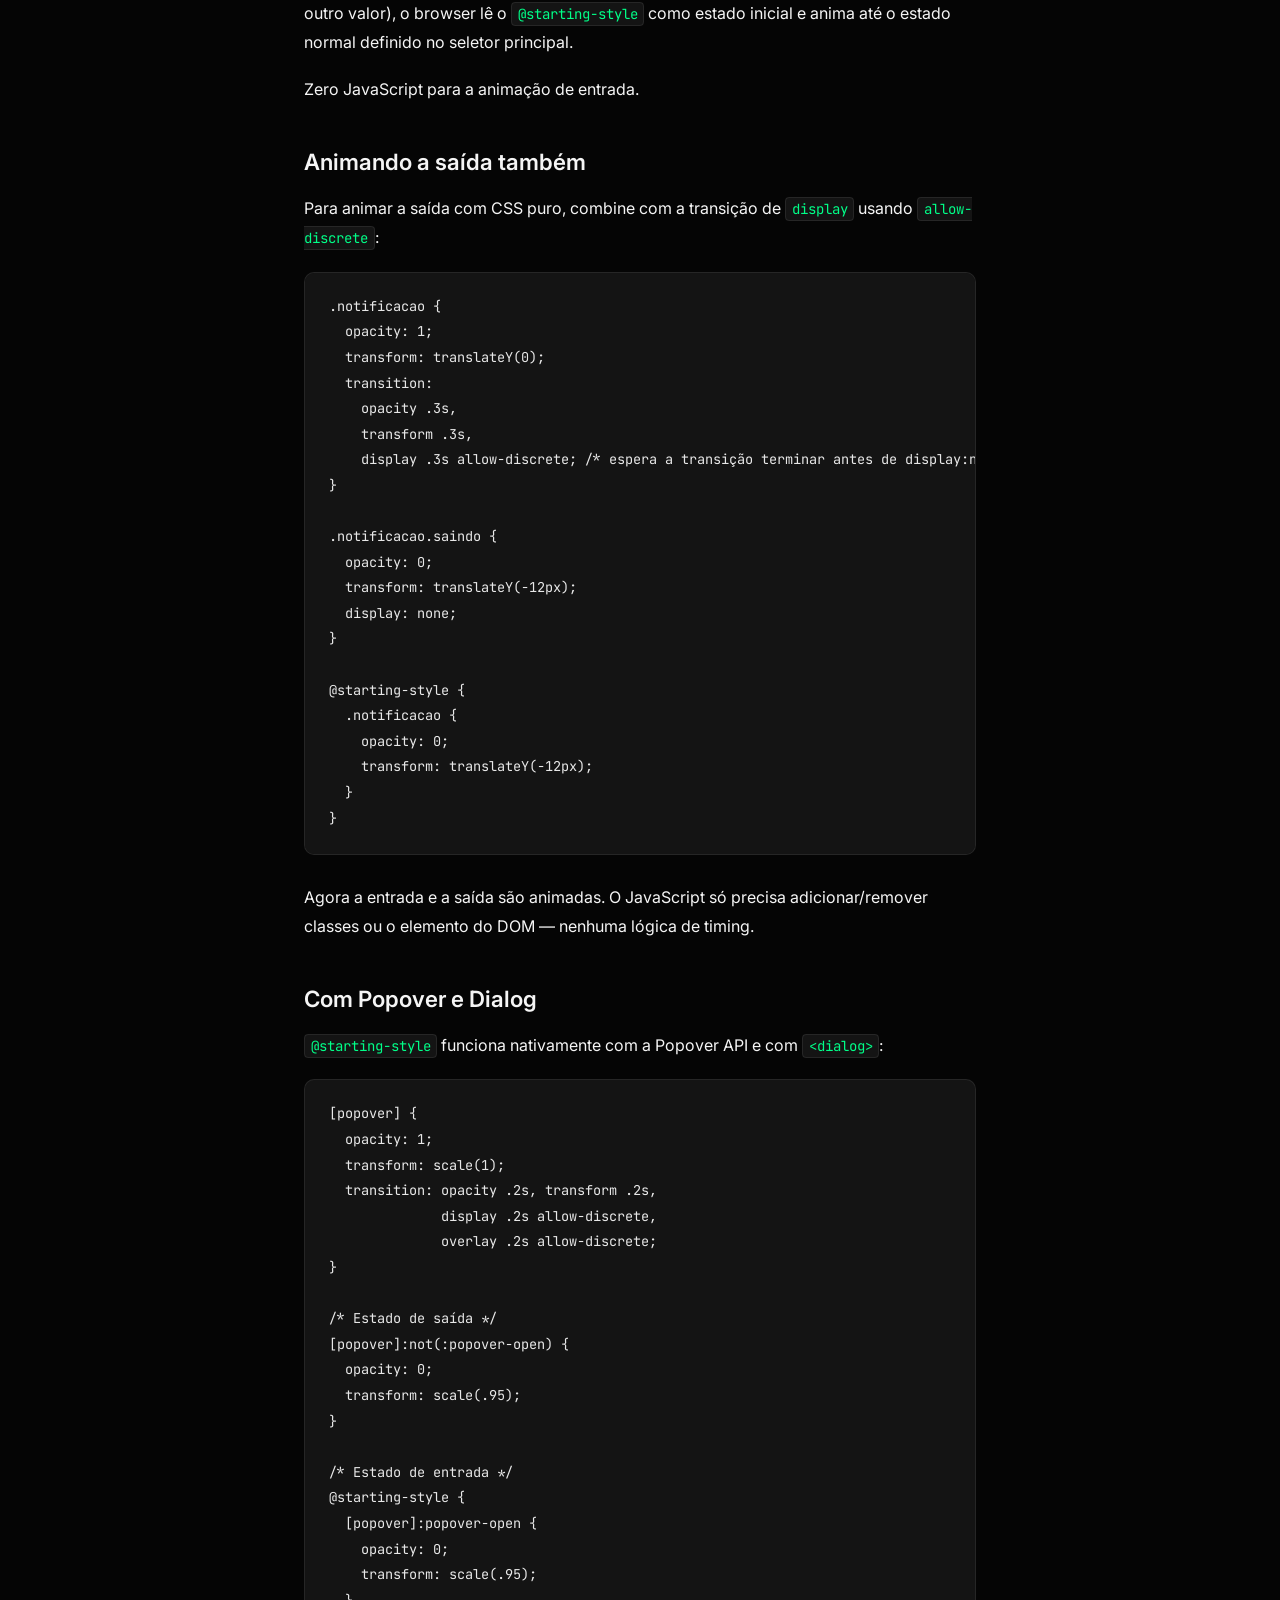
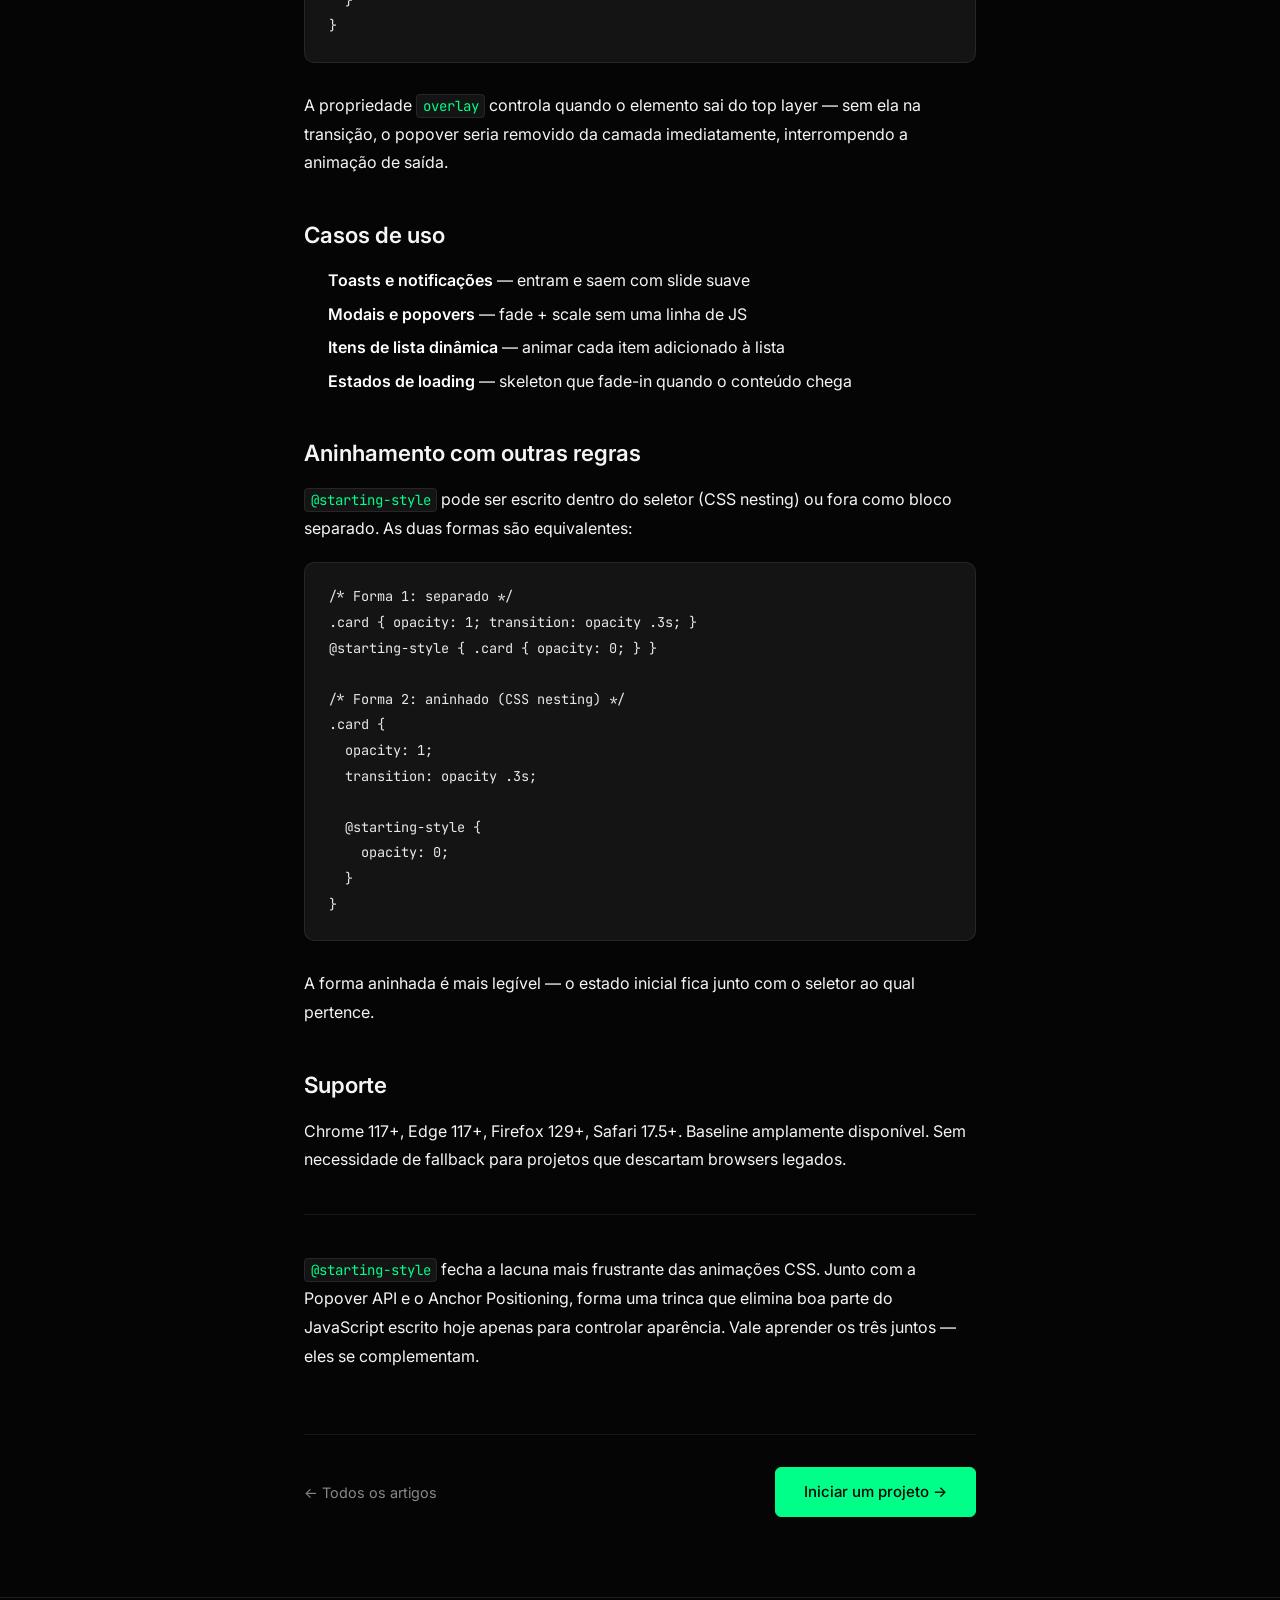
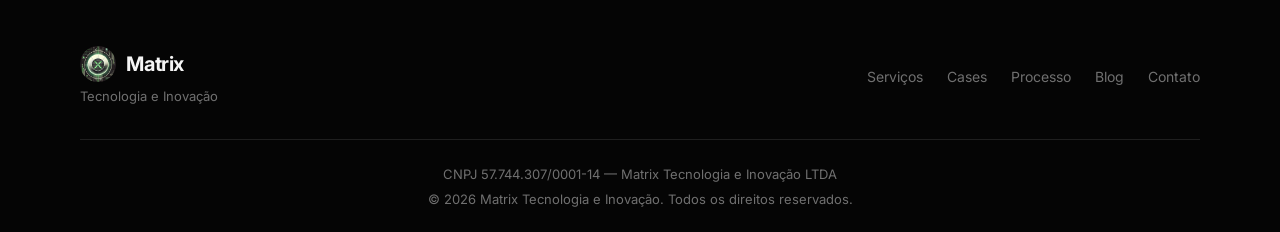
<file: blog/starting-style.html>
<!DOCTYPE html>
<html lang="pt-BR">
<head>
    <meta charset="UTF-8">
    <meta name="viewport" content="width=device-width, initial-scale=1.0">
    <title>@starting-style: animando elementos que entram no DOM com CSS puro · Matrix Blog</title>
    <meta name="description" content="A regra CSS que resolve o problema mais chato de animação: elementos que aparecem do nada. Chega de setTimeout para fingir uma transição de entrada.">
    <link rel="canonical" href="https://matrix-wheat-xi.vercel.app/blog/starting-style.html">

    <meta property="og:title" content="@starting-style: animando elementos que entram no DOM com CSS puro">
    <meta property="og:description" content="A regra CSS que resolve o problema mais chato de animação: elementos que aparecem do nada. Chega de setTimeout para fingir uma transição de entrada.">
    <meta property="og:type" content="article">
    <meta property="article:published_time" content="2026-03-31">
    <meta property="article:tag" content="CSS">

    <link rel="icon" href="/favicon.ico" sizes="any">
    <link rel="icon" href="/favicon.svg" type="image/svg+xml">

    <link rel="preconnect" href="https://fonts.googleapis.com">
    <link rel="preconnect" href="https://fonts.gstatic.com" crossorigin>
    <link href="https://fonts.googleapis.com/css2?family=Inter:wght@300;400;500;600;700&family=JetBrains+Mono:wght@400;500&display=swap" rel="stylesheet">
    <link rel="stylesheet" href="/css/style.css">
    <link rel="stylesheet" href="/css/blog.css">
</head>
<body>

    <nav id="navbar">
        <div class="nav-container">
            <a href="/" class="nav-logo">
                <img src="/assets/images/logo.webp" alt="Matrix Logo" class="logo-img" width="36" height="36">
                <span class="logo-text">Matrix</span>
            </a>
            <ul class="nav-links">
                <li><a href="/#servicos">Serviços</a></li>
                <li><a href="/#cases">Cases</a></li>
                <li><a href="/#processo">Processo</a></li>
                <li><a href="/#contato">Contato</a></li>
                <li><a href="/blog/">Blog</a></li>
            </ul>
            <a href="/#contato" class="nav-cta">Iniciar Projeto</a>
            <button class="nav-toggle" id="navToggle" aria-label="Abrir menu de navegação">
                <span></span><span></span><span></span>
            </button>
        </div>
    </nav>

    <article class="post-article">

        <header class="post-header">
            <div class="post-header__tags">
                <span class="post-header__tag">CSS</span>
            </div>
            <h1>@starting-style: animando elementos que entram no DOM com CSS puro</h1>
            <p class="post-header__desc">A regra CSS que resolve o problema mais chato de animação: elementos que aparecem do nada. Chega de <code>setTimeout</code> para fingir uma transição de entrada.</p>
            <div class="post-header__meta">
                <time datetime="2026-03-31">31 mar 2026</time>
                <span class="post-card__sep">·</span>
                <span>6 min de leitura</span>
            </div>
        </header>

        <div class="post-body">

            <p>Você já escreveu algo assim?</p>

<pre><code>// Adiciona o elemento sem a classe de animação
element.classList.remove('visible');
document.body.appendChild(element);

// Espera um frame para o browser "ver" o estado inicial
setTimeout(() => {
  element.classList.add('visible');
}, 10);</code></pre>

            <p>Esse <code>setTimeout(fn, 10)</code> é um hack. Você está esperando o browser renderizar um frame com o elemento invisível para então ativar a transição de entrada. Funciona, mas é frágil e semanticamente errado.</p>

            <p><code>@starting-style</code> resolve isso em CSS.</p>

            <h2>Por que transições não funcionam na entrada</h2>

            <p>As transições CSS animam <em>entre dois estados</em>. Quando um elemento aparece no DOM, não há estado anterior — ele simplesmente existe. O browser não tem de onde partir para criar a animação.</p>

            <p><code>@starting-style</code> define exatamente esse estado de partida. Você declara como o elemento deve <em>parecer antes da primeira renderização</em>, e o browser usa isso como ponto de início da transição.</p>

            <h2>Sintaxe</h2>

<pre><code>.notificacao {
  opacity: 1;
  transform: translateY(0);
  transition: opacity .3s, transform .3s;
}

@starting-style {
  .notificacao {
    opacity: 0;
    transform: translateY(-12px);
  }
}</code></pre>

            <p>Quando <code>.notificacao</code> entra no DOM (ou quando <code>display</code> muda de <code>none</code> para qualquer outro valor), o browser lê o <code>@starting-style</code> como estado inicial e anima até o estado normal definido no seletor principal.</p>

            <p>Zero JavaScript para a animação de entrada.</p>

            <h2>Animando a saída também</h2>

            <p>Para animar a saída com CSS puro, combine com a transição de <code>display</code> usando <code>allow-discrete</code>:</p>

<pre><code>.notificacao {
  opacity: 1;
  transform: translateY(0);
  transition:
    opacity .3s,
    transform .3s,
    display .3s allow-discrete; /* espera a transição terminar antes de display:none */
}

.notificacao.saindo {
  opacity: 0;
  transform: translateY(-12px);
  display: none;
}

@starting-style {
  .notificacao {
    opacity: 0;
    transform: translateY(-12px);
  }
}</code></pre>

            <p>Agora a entrada e a saída são animadas. O JavaScript só precisa adicionar/remover classes ou o elemento do DOM — nenhuma lógica de timing.</p>

            <h2>Com Popover e Dialog</h2>

            <p><code>@starting-style</code> funciona nativamente com a Popover API e com <code>&lt;dialog&gt;</code>:</p>

<pre><code>[popover] {
  opacity: 1;
  transform: scale(1);
  transition: opacity .2s, transform .2s,
              display .2s allow-discrete,
              overlay .2s allow-discrete;
}

/* Estado de saída */
[popover]:not(:popover-open) {
  opacity: 0;
  transform: scale(.95);
}

/* Estado de entrada */
@starting-style {
  [popover]:popover-open {
    opacity: 0;
    transform: scale(.95);
  }
}</code></pre>

            <p>A propriedade <code>overlay</code> controla quando o elemento sai do top layer — sem ela na transição, o popover seria removido da camada imediatamente, interrompendo a animação de saída.</p>

            <h2>Casos de uso</h2>

            <ul>
                <li><strong>Toasts e notificações</strong> — entram e saem com slide suave</li>
                <li><strong>Modais e popovers</strong> — fade + scale sem uma linha de JS</li>
                <li><strong>Itens de lista dinâmica</strong> — animar cada item adicionado à lista</li>
                <li><strong>Estados de loading</strong> — skeleton que fade-in quando o conteúdo chega</li>
            </ul>

            <h2>Aninhamento com outras regras</h2>

            <p><code>@starting-style</code> pode ser escrito dentro do seletor (CSS nesting) ou fora como bloco separado. As duas formas são equivalentes:</p>

<pre><code>/* Forma 1: separado */
.card { opacity: 1; transition: opacity .3s; }
@starting-style { .card { opacity: 0; } }

/* Forma 2: aninhado (CSS nesting) */
.card {
  opacity: 1;
  transition: opacity .3s;

  @starting-style {
    opacity: 0;
  }
}</code></pre>

            <p>A forma aninhada é mais legível — o estado inicial fica junto com o seletor ao qual pertence.</p>

            <h2>Suporte</h2>

            <p>Chrome 117+, Edge 117+, Firefox 129+, Safari 17.5+. Baseline amplamente disponível. Sem necessidade de fallback para projetos que descartam browsers legados.</p>

            <hr>

            <p><code>@starting-style</code> fecha a lacuna mais frustrante das animações CSS. Junto com a Popover API e o Anchor Positioning, forma uma trinca que elimina boa parte do JavaScript escrito hoje apenas para controlar aparência. Vale aprender os três juntos — eles se complementam.</p>

        </div>

        <footer class="post-footer">
            <a href="/blog/" class="post-footer__back">← Todos os artigos</a>
            <a href="/#contato" class="btn btn--primary">Iniciar um projeto →</a>
        </footer>

    </article>

    <footer id="footer">
        <div class="container">
            <div class="footer-content">
                <div class="footer-brand">
                    <a href="/" class="nav-logo">
                        <img src="/assets/images/logo.webp" alt="Matrix Logo" class="logo-img" width="36" height="36" loading="lazy">
                        <span class="logo-text">Matrix</span>
                    </a>
                    <p class="footer-tagline">Tecnologia e Inovação</p>
                </div>
                <div class="footer-links">
                    <a href="/#servicos">Serviços</a>
                    <a href="/#cases">Cases</a>
                    <a href="/#processo">Processo</a>
                    <a href="/blog/">Blog</a>
                    <a href="/#contato">Contato</a>
                </div>
            </div>
            <div class="footer-bottom">
                <p>CNPJ 57.744.307/0001-14 — Matrix Tecnologia e Inovação LTDA</p>
                <p>&copy; <span class="copyright-year">2026</span> Matrix Tecnologia e Inovação. Todos os direitos reservados.</p>
            </div>
        </div>
    </footer>

    <script src="/js/main.js"></script>
</body>
</html>
</file>
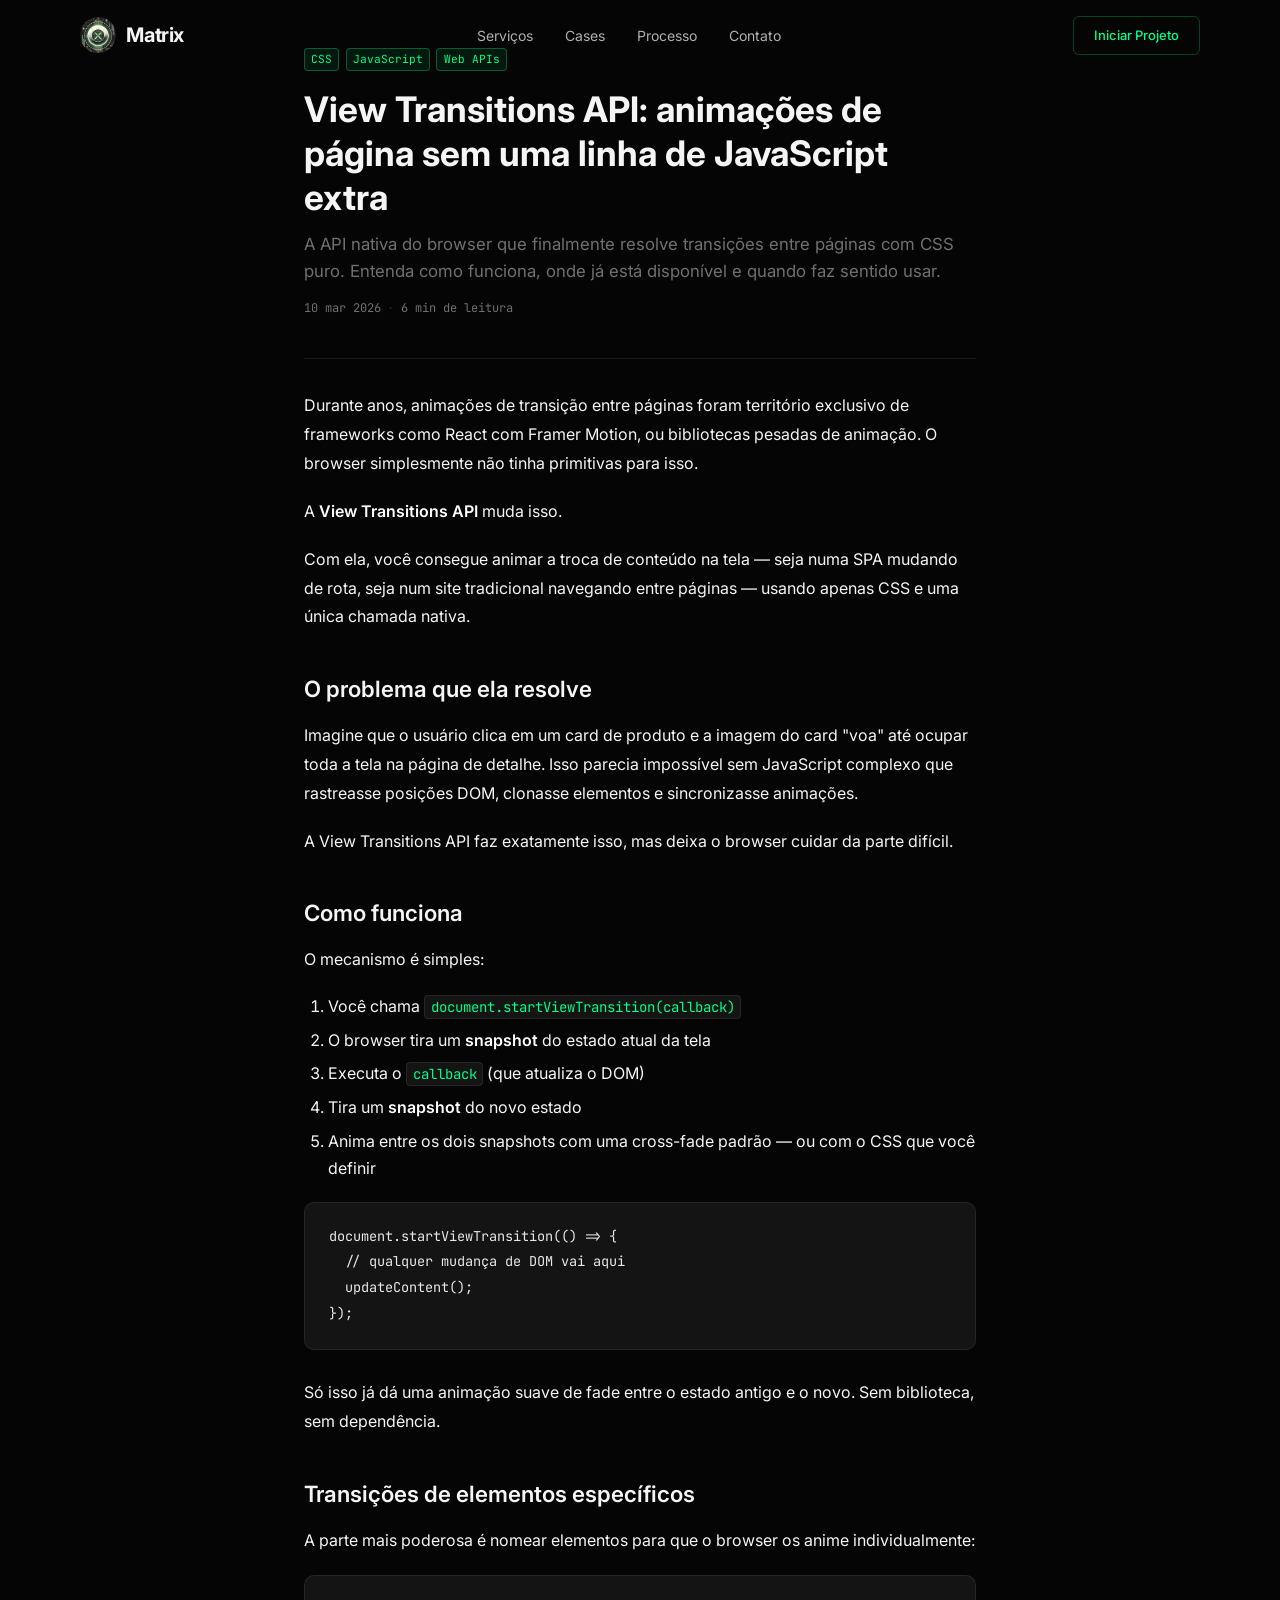
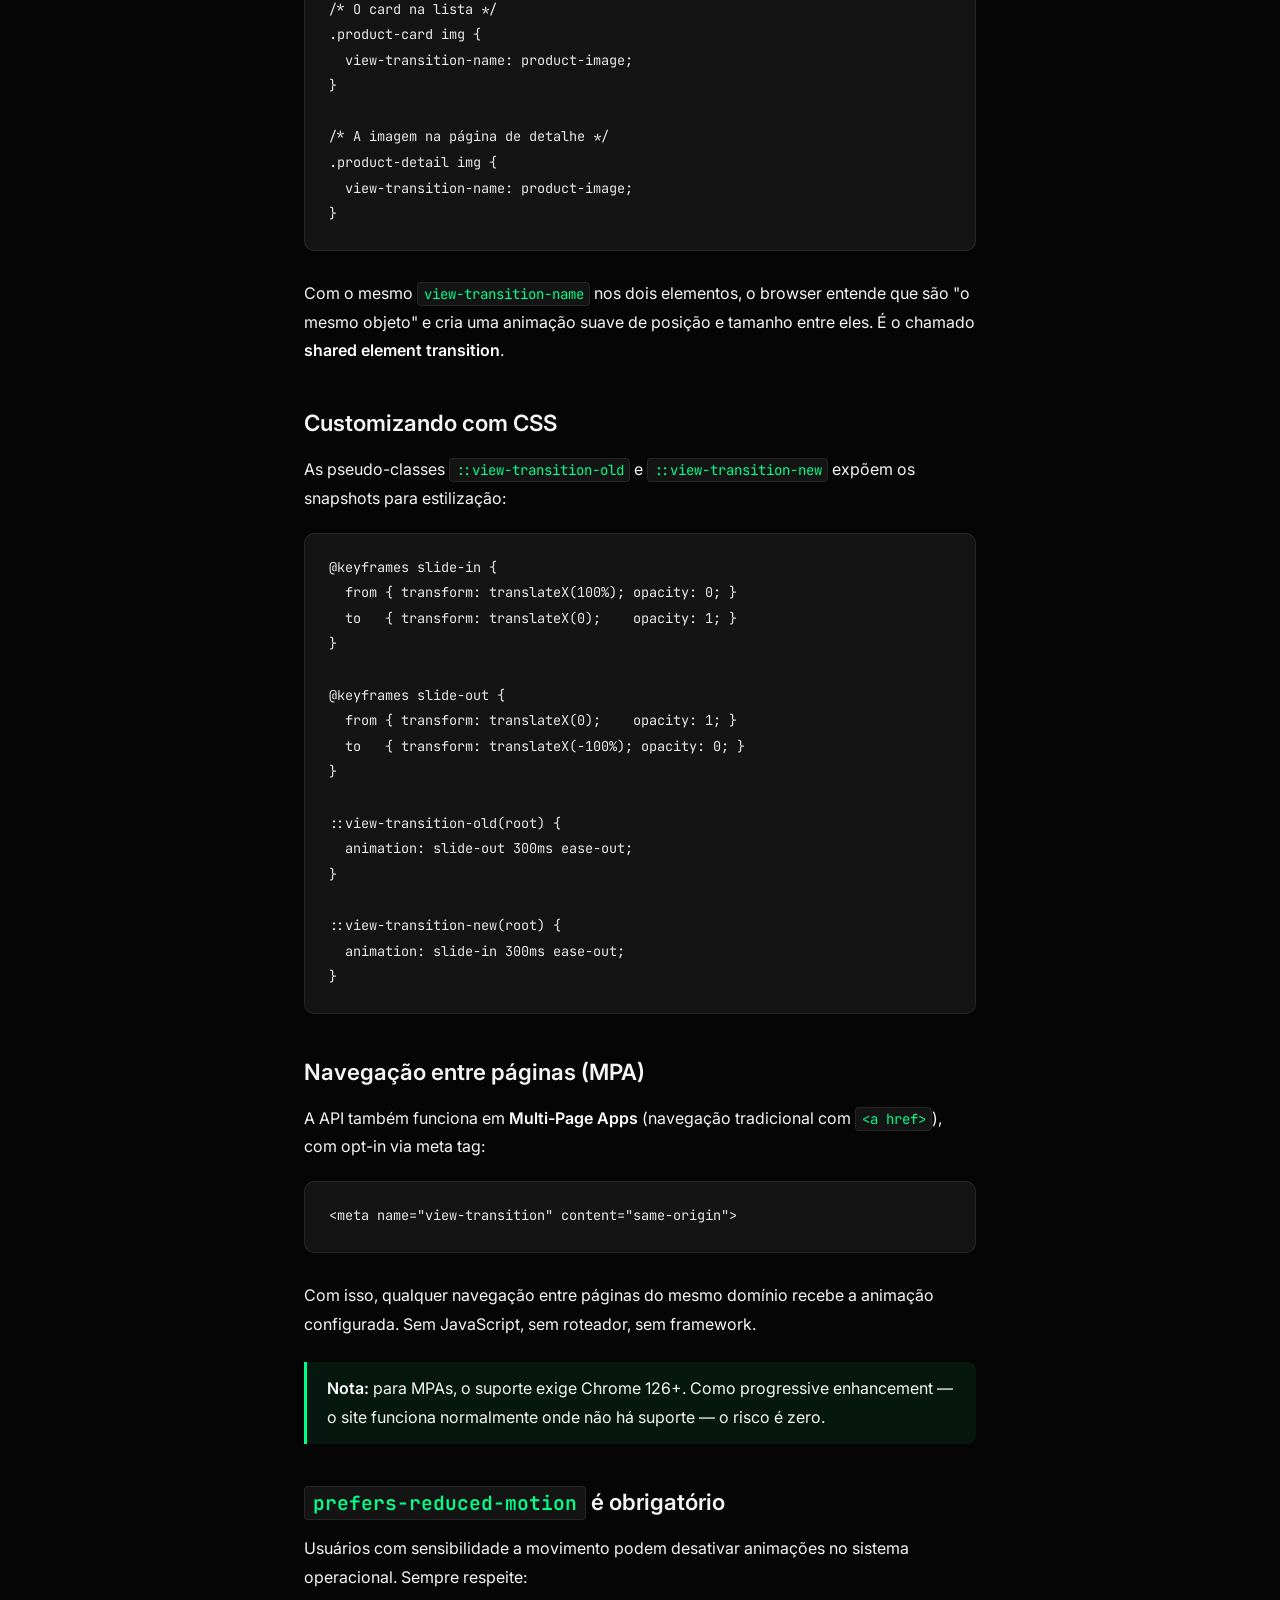
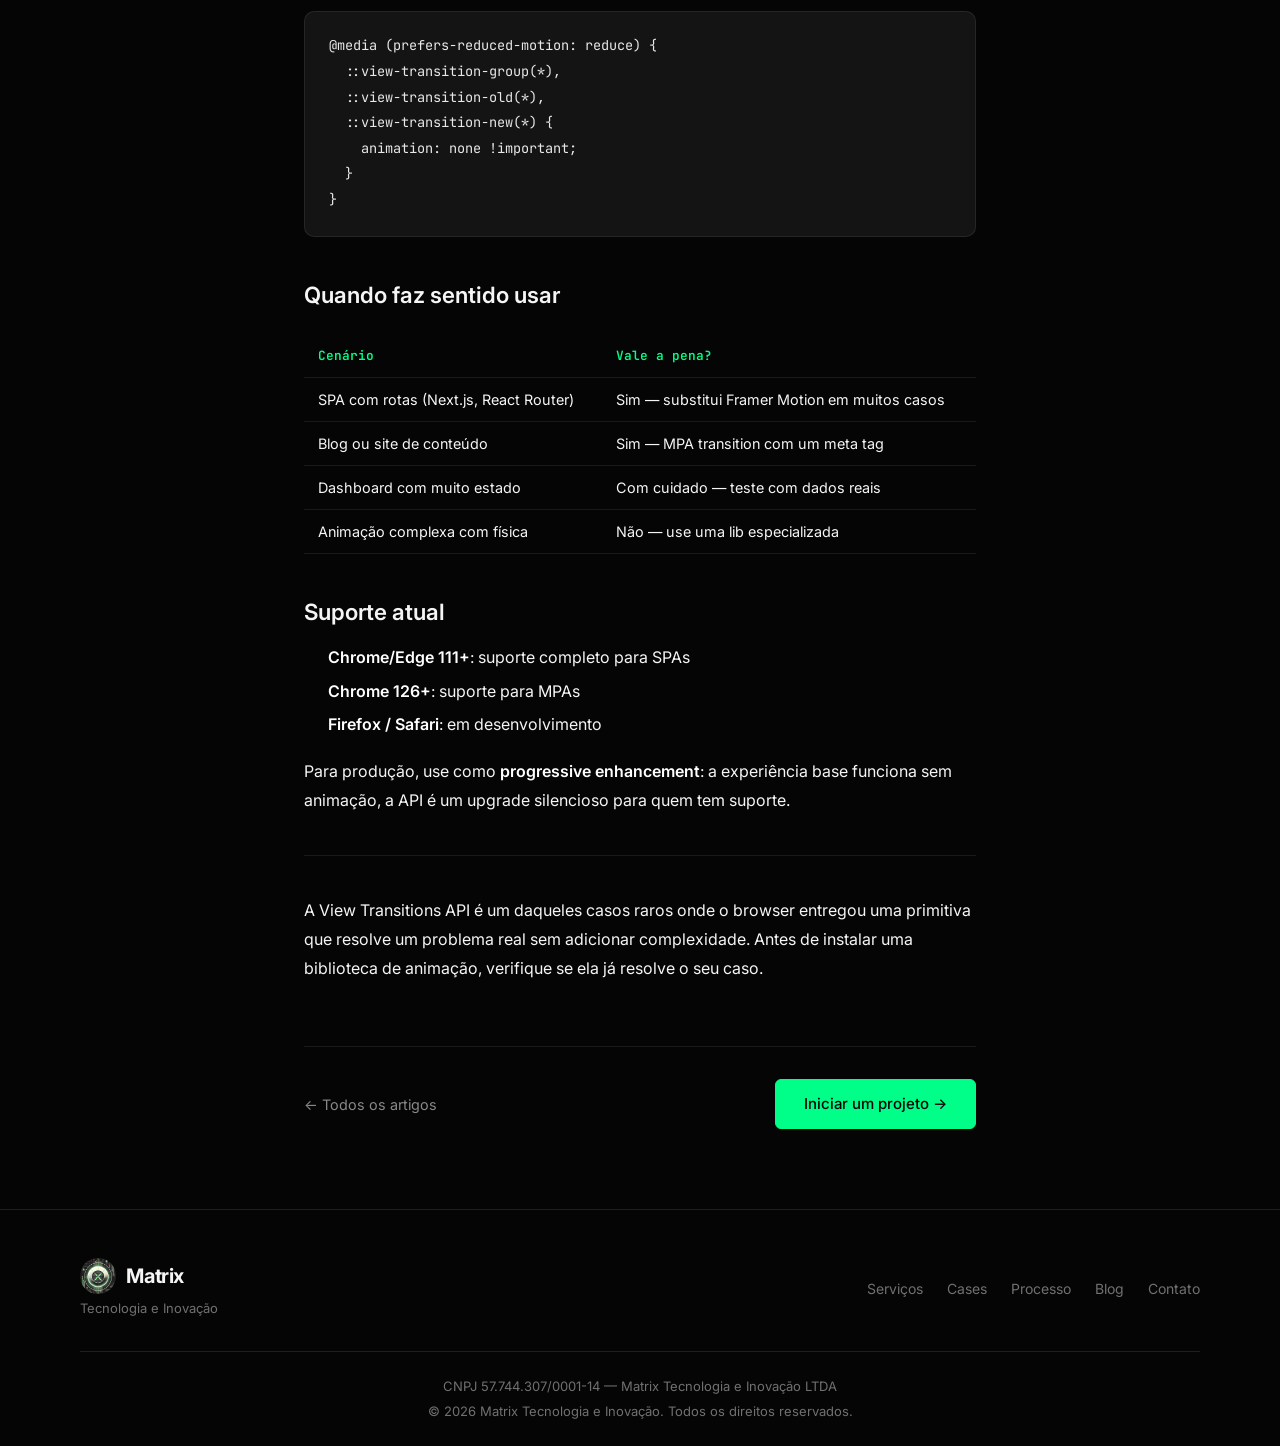
<file: blog/view-transitions-api.html>
<!DOCTYPE html>
<html lang="pt-BR">
<head>
    <meta charset="UTF-8">
    <meta name="viewport" content="width=device-width, initial-scale=1.0">
    <title>View Transitions API: animações de página sem JavaScript extra · Matrix Blog</title>
    <meta name="description" content="A API nativa do browser que finalmente resolve transições entre páginas com CSS puro. Como funciona, onde está disponível e quando faz sentido usar.">
    <link rel="canonical" href="https://matrix-wheat-xi.vercel.app/blog/view-transitions-api.html">

    <meta property="og:title" content="View Transitions API: animações de página sem JavaScript extra">
    <meta property="og:description" content="A API nativa do browser que finalmente resolve transições entre páginas com CSS puro.">
    <meta property="og:type" content="article">
    <meta property="article:published_time" content="2026-03-10">
    <meta property="article:tag" content="CSS">
    <meta property="article:tag" content="JavaScript">
    <meta property="article:tag" content="Web APIs">

    <link rel="icon" href="/favicon.ico" sizes="any">
    <link rel="icon" href="/favicon.svg" type="image/svg+xml">

    <link rel="preconnect" href="https://fonts.googleapis.com">
    <link rel="preconnect" href="https://fonts.gstatic.com" crossorigin>
    <link href="https://fonts.googleapis.com/css2?family=Inter:wght@300;400;500;600;700&family=JetBrains+Mono:wght@400;500&display=swap" rel="stylesheet">
    <link rel="stylesheet" href="/css/style.css">
    <link rel="stylesheet" href="/css/blog.css">
</head>
<body>

    <nav id="navbar">
        <div class="nav-container">
            <a href="/" class="nav-logo">
                <img src="/assets/images/logo.webp" alt="Matrix Logo" class="logo-img" width="36" height="36">
                <span class="logo-text">Matrix</span>
            </a>
            <ul class="nav-links">
                <li><a href="/#servicos">Serviços</a></li>
                <li><a href="/#cases">Cases</a></li>
                <li><a href="/#processo">Processo</a></li>
                <li><a href="/#contato">Contato</a></li>
            </ul>
            <a href="/#contato" class="nav-cta">Iniciar Projeto</a>
            <button class="nav-toggle" id="navToggle" aria-label="Abrir menu de navegação">
                <span></span><span></span><span></span>
            </button>
        </div>
    </nav>

    <article class="post-article">

        <header class="post-header">
            <div class="post-header__tags">
                <span class="post-header__tag">CSS</span>
                <span class="post-header__tag">JavaScript</span>
                <span class="post-header__tag">Web APIs</span>
            </div>
            <h1>View Transitions API: animações de página sem uma linha de JavaScript extra</h1>
            <p class="post-header__desc">A API nativa do browser que finalmente resolve transições entre páginas com CSS puro. Entenda como funciona, onde já está disponível e quando faz sentido usar.</p>
            <div class="post-header__meta">
                <time datetime="2026-03-10">10 mar 2026</time>
                <span class="post-card__sep">·</span>
                <span>6 min de leitura</span>
            </div>
        </header>

        <div class="post-body">

            <p>Durante anos, animações de transição entre páginas foram território exclusivo de frameworks como React com Framer Motion, ou bibliotecas pesadas de animação. O browser simplesmente não tinha primitivas para isso.</p>

            <p>A <strong>View Transitions API</strong> muda isso.</p>

            <p>Com ela, você consegue animar a troca de conteúdo na tela — seja numa SPA mudando de rota, seja num site tradicional navegando entre páginas — usando apenas CSS e uma única chamada nativa.</p>

            <h2>O problema que ela resolve</h2>

            <p>Imagine que o usuário clica em um card de produto e a imagem do card "voa" até ocupar toda a tela na página de detalhe. Isso parecia impossível sem JavaScript complexo que rastreasse posições DOM, clonasse elementos e sincronizasse animações.</p>

            <p>A View Transitions API faz exatamente isso, mas deixa o browser cuidar da parte difícil.</p>

            <h2>Como funciona</h2>

            <p>O mecanismo é simples:</p>

            <ol>
                <li>Você chama <code>document.startViewTransition(callback)</code></li>
                <li>O browser tira um <strong>snapshot</strong> do estado atual da tela</li>
                <li>Executa o <code>callback</code> (que atualiza o DOM)</li>
                <li>Tira um <strong>snapshot</strong> do novo estado</li>
                <li>Anima entre os dois snapshots com uma cross-fade padrão — ou com o CSS que você definir</li>
            </ol>

<pre><code>document.startViewTransition(() => {
  // qualquer mudança de DOM vai aqui
  updateContent();
});</code></pre>

            <p>Só isso já dá uma animação suave de fade entre o estado antigo e o novo. Sem biblioteca, sem dependência.</p>

            <h2>Transições de elementos específicos</h2>

            <p>A parte mais poderosa é nomear elementos para que o browser os anime individualmente:</p>

<pre><code>/* O card na lista */
.product-card img {
  view-transition-name: product-image;
}

/* A imagem na página de detalhe */
.product-detail img {
  view-transition-name: product-image;
}</code></pre>

            <p>Com o mesmo <code>view-transition-name</code> nos dois elementos, o browser entende que são "o mesmo objeto" e cria uma animação suave de posição e tamanho entre eles. É o chamado <strong>shared element transition</strong>.</p>

            <h2>Customizando com CSS</h2>

            <p>As pseudo-classes <code>::view-transition-old</code> e <code>::view-transition-new</code> expõem os snapshots para estilização:</p>

<pre><code>@keyframes slide-in {
  from { transform: translateX(100%); opacity: 0; }
  to   { transform: translateX(0);    opacity: 1; }
}

@keyframes slide-out {
  from { transform: translateX(0);    opacity: 1; }
  to   { transform: translateX(-100%); opacity: 0; }
}

::view-transition-old(root) {
  animation: slide-out 300ms ease-out;
}

::view-transition-new(root) {
  animation: slide-in 300ms ease-out;
}</code></pre>

            <h2>Navegação entre páginas (MPA)</h2>

            <p>A API também funciona em <strong>Multi-Page Apps</strong> (navegação tradicional com <code>&lt;a href&gt;</code>), com opt-in via meta tag:</p>

<pre><code>&lt;meta name="view-transition" content="same-origin"&gt;</code></pre>

            <p>Com isso, qualquer navegação entre páginas do mesmo domínio recebe a animação configurada. Sem JavaScript, sem roteador, sem framework.</p>

            <blockquote>
                <p><strong>Nota:</strong> para MPAs, o suporte exige Chrome 126+. Como progressive enhancement — o site funciona normalmente onde não há suporte — o risco é zero.</p>
            </blockquote>

            <h2><code>prefers-reduced-motion</code> é obrigatório</h2>

            <p>Usuários com sensibilidade a movimento podem desativar animações no sistema operacional. Sempre respeite:</p>

<pre><code>@media (prefers-reduced-motion: reduce) {
  ::view-transition-group(*),
  ::view-transition-old(*),
  ::view-transition-new(*) {
    animation: none !important;
  }
}</code></pre>

            <h2>Quando faz sentido usar</h2>

            <table>
                <thead>
                    <tr>
                        <th>Cenário</th>
                        <th>Vale a pena?</th>
                    </tr>
                </thead>
                <tbody>
                    <tr>
                        <td>SPA com rotas (Next.js, React Router)</td>
                        <td>Sim — substitui Framer Motion em muitos casos</td>
                    </tr>
                    <tr>
                        <td>Blog ou site de conteúdo</td>
                        <td>Sim — MPA transition com um meta tag</td>
                    </tr>
                    <tr>
                        <td>Dashboard com muito estado</td>
                        <td>Com cuidado — teste com dados reais</td>
                    </tr>
                    <tr>
                        <td>Animação complexa com física</td>
                        <td>Não — use uma lib especializada</td>
                    </tr>
                </tbody>
            </table>

            <h2>Suporte atual</h2>

            <ul>
                <li><strong>Chrome/Edge 111+</strong>: suporte completo para SPAs</li>
                <li><strong>Chrome 126+</strong>: suporte para MPAs</li>
                <li><strong>Firefox / Safari</strong>: em desenvolvimento</li>
            </ul>

            <p>Para produção, use como <strong>progressive enhancement</strong>: a experiência base funciona sem animação, a API é um upgrade silencioso para quem tem suporte.</p>

            <hr>

            <p>A View Transitions API é um daqueles casos raros onde o browser entregou uma primitiva que resolve um problema real sem adicionar complexidade. Antes de instalar uma biblioteca de animação, verifique se ela já resolve o seu caso.</p>

        </div>

        <footer class="post-footer">
            <a href="/blog/" class="post-footer__back">← Todos os artigos</a>
            <a href="/#contato" class="btn btn--primary">Iniciar um projeto →</a>
        </footer>

    </article>

    <footer id="footer">
        <div class="container">
            <div class="footer-content">
                <div class="footer-brand">
                    <a href="/" class="nav-logo">
                        <img src="/assets/images/logo.webp" alt="Matrix Logo" class="logo-img" width="36" height="36" loading="lazy">
                        <span class="logo-text">Matrix</span>
                    </a>
                    <p class="footer-tagline">Tecnologia e Inovação</p>
                </div>
                <div class="footer-links">
                    <a href="/#servicos">Serviços</a>
                    <a href="/#cases">Cases</a>
                    <a href="/#processo">Processo</a>
                    <a href="/blog/">Blog</a>
                    <a href="/#contato">Contato</a>
                </div>
            </div>
            <div class="footer-bottom">
                <p>CNPJ 57.744.307/0001-14 — Matrix Tecnologia e Inovação LTDA</p>
                <p>&copy; <span class="copyright-year">2026</span> Matrix Tecnologia e Inovação. Todos os direitos reservados.</p>
            </div>
        </div>
    </footer>

    <script src="/js/main.js"></script>
</body>
</html>
</file>
<file: css/style.css>
/* ═══════════════════════════════════════════════
   MATRIX TECNOLOGIA — Design System
   Pure CSS. No frameworks. No bloat.
   ═══════════════════════════════════════════════ */

/* ─── Design Tokens ──────────────────────────── */
:root {
    /* Backgrounds */
    --bg-primary: #050505;
    --bg-secondary: #080808;
    --bg-surface: #0f0f0f;
    --bg-elevated: #141414;
    --bg-card: #111111;

    /* Borders */
    --border-subtle: #1f1f1f;
    --border-default: #2a2a2a;
    --border-accent: rgba(0, 255, 136, 0.25);

    /* Accent — extracted from logo */
    --accent: #00ff88;
    --accent-hover: #00cc6e;
    --accent-glow: rgba(0, 255, 136, 0.15);
    --accent-glow-strong: rgba(0, 255, 136, 0.35);

    /* Text */
    --text-primary: #f5f5f5;
    --text-secondary: #b0b0b0;
    --text-muted: #707070;

    /* Typography */
    --font-sans: 'Inter', -apple-system, sans-serif;
    --font-mono: 'JetBrains Mono', 'Fira Code', monospace;

    /* Spacing */
    --section-padding: clamp(5rem, 12vh, 10rem);
    --container-max: 1200px;
    --container-padding: clamp(1.25rem, 4vw, 2.5rem);

    /* Transitions */
    --ease-out: cubic-bezier(0.16, 1, 0.3, 1);
    --ease-spring: cubic-bezier(0.34, 1.56, 0.64, 1);
    --duration-fast: 150ms;
    --duration-normal: 300ms;
    --duration-slow: 600ms;

    /* Radius */
    --radius-sm: 6px;
    --radius-md: 10px;
    --radius-lg: 16px;
}

/* ─── Reset ──────────────────────────────────── */
*,
*::before,
*::after {
    margin: 0;
    padding: 0;
    box-sizing: border-box;
}

html {
    scroll-behavior: smooth;
    -webkit-font-smoothing: antialiased;
    -moz-osx-font-smoothing: grayscale;
}

body {
    font-family: var(--font-sans);
    font-size: 16px;
    line-height: 1.6;
    color: var(--text-primary);
    background-color: var(--bg-primary);
    overflow-x: hidden;
}

a {
    color: inherit;
    text-decoration: none;
}

img {
    max-width: 100%;
    display: block;
}

button {
    border: none;
    background: none;
    cursor: pointer;
    font-family: inherit;
    color: inherit;
}

ul { list-style: none; }

/* ─── Matrix Code Rain ───────────────────────── */
#matrix-rain {
    position: fixed;
    inset: 0;
    z-index: 999;
    pointer-events: none;
    opacity: 0.10;
}

/* ─── Utilities ──────────────────────────────── */
.container {
    max-width: var(--container-max);
    margin: 0 auto;
    padding: 0 var(--container-padding);
    position: relative;
}

.accent-text {
    color: var(--accent);
}

.section {
    padding: var(--section-padding) 0;
    position: relative;
    overflow: hidden;
}

.section:nth-child(even) {
    background-color: var(--bg-secondary);
}

/* Atmospheric glow effects for visual depth */
#servicos::after,
#contato::after {
    content: '';
    position: absolute;
    width: 600px;
    height: 600px;
    border-radius: 50%;
    pointer-events: none;
    z-index: 0;
    filter: blur(120px);
}

#servicos::after {
    background: radial-gradient(circle, rgba(0, 255, 136, 0.05) 0%, transparent 70%);
    top: -10%;
    right: -10%;
}

#contato::after {
    background: radial-gradient(circle, rgba(0, 255, 136, 0.04) 0%, transparent 70%);
    bottom: -20%;
    left: -10%;
}

/* ─── Grain Overlay (Grainient-inspired) ─────── */
.grain-overlay {
    position: absolute;
    inset: 0;
    pointer-events: none;
    z-index: 1;
    opacity: 0.4;
    background-image: url("data:image/svg+xml,%3Csvg viewBox='0 0 256 256' xmlns='http://www.w3.org/2000/svg'%3E%3Cfilter id='noise'%3E%3CfeTurbulence type='fractalNoise' baseFrequency='0.9' numOctaves='4' stitchTiles='stitch'/%3E%3C/filter%3E%3Crect width='100%25' height='100%25' filter='url(%23noise)' opacity='0.5'/%3E%3C/svg%3E");
    background-repeat: repeat;
    background-size: 256px 256px;
    mix-blend-mode: overlay;
}

/* ═══════════════════════════════════════════════
   NAVBAR
   ═══════════════════════════════════════════════ */
#navbar {
    position: fixed;
    top: 0;
    left: 0;
    right: 0;
    z-index: 1000;
    padding: 1rem 0;
    transition: all var(--duration-normal) var(--ease-out);
}

#navbar.scrolled {
    padding: 0.6rem 0;
    background: rgba(5, 5, 5, 0.85);
    backdrop-filter: blur(20px) saturate(180%);
    -webkit-backdrop-filter: blur(20px) saturate(180%);
    border-bottom: 1px solid var(--border-subtle);
}

.nav-container {
    max-width: var(--container-max);
    margin: 0 auto;
    padding: 0 var(--container-padding);
    display: flex;
    align-items: center;
    justify-content: space-between;
}

.nav-logo {
    display: flex;
    align-items: center;
    gap: 0.65rem;
    z-index: 10;
}

.logo-img {
    width: 36px;
    height: 36px;
    border-radius: 50%;
    object-fit: cover;
}

.logo-text {
    font-size: 1.25rem;
    font-weight: 700;
    letter-spacing: -0.02em;
}

.nav-links {
    display: flex;
    gap: 2rem;
}

.nav-links a {
    font-size: 0.875rem;
    font-weight: 400;
    color: var(--text-secondary);
    transition: color var(--duration-fast) var(--ease-out);
    position: relative;
}

.nav-links a::after {
    content: '';
    position: absolute;
    bottom: -4px;
    left: 0;
    width: 0;
    height: 1px;
    background: var(--accent);
    transition: width var(--duration-normal) var(--ease-out);
}

.nav-links a:hover {
    color: var(--text-primary);
}

.nav-links a:hover::after {
    width: 100%;
}

.nav-cta {
    font-size: 0.8125rem;
    font-weight: 500;
    padding: 0.5rem 1.25rem;
    border: 1px solid var(--border-accent);
    border-radius: var(--radius-sm);
    color: var(--accent);
    transition: all var(--duration-normal) var(--ease-out);
}

.nav-cta:hover {
    background: var(--accent-glow);
    border-color: var(--accent);
}

.nav-toggle {
    display: none;
    flex-direction: column;
    gap: 5px;
    z-index: 10;
    padding: 4px;
}

.nav-toggle span {
    width: 24px;
    height: 2px;
    background: var(--text-primary);
    transition: all var(--duration-normal) var(--ease-out);
    border-radius: 1px;
}

.nav-toggle.active span:nth-child(1) {
    transform: rotate(45deg) translate(5px, 5px);
}

.nav-toggle.active span:nth-child(2) {
    opacity: 0;
}

.nav-toggle.active span:nth-child(3) {
    transform: rotate(-45deg) translate(5px, -5px);
}

/* ═══════════════════════════════════════════════
   HERO
   ═══════════════════════════════════════════════ */
#hero {
    min-height: 100vh;
    display: flex;
    align-items: center;
    justify-content: center;
    position: relative;
    overflow: hidden;
    background: var(--bg-primary);
}

/* Gradient orbs (Grainient-inspired diffuse glow) */
.hero-orb {
    position: absolute;
    border-radius: 50%;
    filter: blur(100px);
    pointer-events: none;
}

.hero-orb--1 {
    width: 600px;
    height: 600px;
    background: radial-gradient(circle, rgba(0, 255, 136, 0.12) 0%, transparent 70%);
    top: -10%;
    right: -5%;
    animation: float-orb 15s ease-in-out infinite;
}

.hero-orb--2 {
    width: 400px;
    height: 400px;
    background: radial-gradient(circle, rgba(0, 180, 100, 0.08) 0%, transparent 70%);
    bottom: -5%;
    left: -10%;
    animation: float-orb 20s ease-in-out infinite reverse;
}

.hero-orb--3 {
    width: 300px;
    height: 300px;
    background: radial-gradient(circle, rgba(0, 255, 200, 0.06) 0%, transparent 70%);
    top: 40%;
    left: 30%;
    animation: float-orb 12s ease-in-out infinite 3s;
}

@keyframes float-orb {
    0%, 100% { transform: translate(0, 0) scale(1); }
    33% { transform: translate(30px, -30px) scale(1.05); }
    66% { transform: translate(-20px, 20px) scale(0.95); }
}

/* Grid pattern background */
.hero-grid {
    position: absolute;
    inset: 0;
    background-image:
        linear-gradient(rgba(0, 255, 136, 0.03) 1px, transparent 1px),
        linear-gradient(90deg, rgba(0, 255, 136, 0.03) 1px, transparent 1px);
    background-size: 60px 60px;
    mask-image: radial-gradient(ellipse 60% 60% at 50% 50%, black 20%, transparent 80%);
    -webkit-mask-image: radial-gradient(ellipse 60% 60% at 50% 50%, black 20%, transparent 80%);
}

/* Decorative SVG shapes (shapes.gallery-inspired) */
.hero-shape {
    position: absolute;
    color: var(--accent);
    pointer-events: none;
    opacity: 0.6;
}

.hero-shape--1 {
    width: 200px;
    height: 200px;
    top: 15%;
    right: 8%;
    animation: rotate-slow 60s linear infinite;
}

.hero-shape--2 {
    width: 120px;
    height: 120px;
    bottom: 20%;
    left: 6%;
    animation: rotate-slow 45s linear infinite reverse;
}

@keyframes rotate-slow {
    to { transform: rotate(360deg); }
}

/* Hero content */
.hero-content {
    text-align: center;
    position: relative;
    z-index: 2;
    padding: 0 var(--container-padding);
    max-width: 1100px;
}

.hero-badge {
    display: inline-flex;
    align-items: center;
    gap: 0.5rem;
    font-size: 0.8125rem;
    font-weight: 500;
    color: var(--accent);
    padding: 0.4rem 1rem 0.4rem 0.7rem;
    border: 1px solid var(--border-accent);
    border-radius: 100px;
    margin-bottom: 2rem;
    letter-spacing: 0.02em;
    background: rgba(0, 255, 136, 0.04);
}

.badge-dot {
    width: 6px;
    height: 6px;
    border-radius: 50%;
    background: var(--accent);
    animation: pulse-dot 2s ease-in-out infinite;
}

@keyframes pulse-dot {
    0%, 100% { opacity: 1; box-shadow: 0 0 0 0 var(--accent-glow-strong); }
    50% { opacity: 0.6; box-shadow: 0 0 0 6px transparent; }
}

.hero-title {
    font-size: clamp(2.5rem, 6vw, 4.5rem);
    font-weight: 700;
    line-height: 1.1;
    letter-spacing: -0.03em;
    margin-bottom: 1.5rem;
    min-height: calc(clamp(2.5rem, 6vw, 4.5rem) * 1.1 * 2);
}

.cursor {
    color: var(--accent);
    animation: blink 1s step-end infinite;
    font-weight: 300;
}

@keyframes blink {
    50% { opacity: 0; }
}

.hero-subtitle {
    font-size: clamp(1.05rem, 1.6vw, 1.25rem);
    color: var(--text-secondary);
    max-width: 580px;
    margin: 0 auto 2.5rem;
    line-height: 1.75;
}

.hero-actions {
    display: flex;
    gap: 1rem;
    justify-content: center;
    flex-wrap: wrap;
    margin-bottom: 4rem;
}

/* Stats */
.hero-stats {
    display: flex;
    align-items: center;
    justify-content: center;
    gap: 2.5rem;
    padding-top: 3rem;
    border-top: 1px solid var(--border-subtle);
}

.stat {
    text-align: center;
}

.stat-number {
    font-size: 2rem;
    font-weight: 700;
    color: var(--accent);
    font-variant-numeric: tabular-nums;
}

.stat-suffix {
    font-size: 1.5rem;
    font-weight: 600;
    color: var(--accent);
}

.stat-label {
    display: block;
    font-size: 0.8125rem;
    color: var(--text-muted);
    margin-top: 0.25rem;
}

.stat-divider {
    width: 1px;
    height: 40px;
    background: var(--border-subtle);
}

/* ─── Buttons ────────────────────────────────── */
.btn {
    display: inline-flex;
    align-items: center;
    gap: 0.5rem;
    font-size: 0.9375rem;
    font-weight: 500;
    padding: 0.75rem 1.75rem;
    border-radius: var(--radius-sm);
    transition: all var(--duration-normal) var(--ease-out);
    cursor: pointer;
}

.btn--primary {
    background: var(--accent);
    color: var(--bg-primary);
    border: 1px solid var(--accent);
}

.btn--primary:hover {
    background: var(--accent-hover);
    box-shadow: 0 0 40px var(--accent-glow-strong), 0 0 80px rgba(0, 255, 136, 0.12);
    transform: translateY(-2px);
}

.btn--ghost {
    border: 1px solid var(--border-default);
    color: var(--text-secondary);
}

.btn--ghost:hover {
    border-color: var(--text-muted);
    color: var(--text-primary);
    background: rgba(255, 255, 255, 0.05);
}

.btn--full {
    width: 100%;
    justify-content: center;
}

/* ═══════════════════════════════════════════════
   SECTION HEADERS
   ═══════════════════════════════════════════════ */
.section-header {
    text-align: center;
    margin-bottom: 4.5rem;
    position: relative;
    z-index: 2;
}

.section-tag {
    display: inline-block;
    font-family: var(--font-mono);
    font-size: 0.8125rem;
    color: var(--accent);
    margin-bottom: 1rem;
    letter-spacing: 0.05em;
    opacity: 0.9;
}

.section-title {
    font-size: clamp(2.25rem, 5vw, 3.5rem);
    font-weight: 700;
    letter-spacing: -0.02em;
    line-height: 1.15;
    margin-bottom: 1.25rem;
}

.section-desc {
    font-size: 1.125rem;
    color: var(--text-secondary);
    max-width: 560px;
    margin: 0 auto;
    line-height: 1.7;
}

.section-tag,
.service-tags span,
.case-tag {
    cursor: default;
}

/* ─── Hero Additions ─────────────────────────── */
.hero-availability {
    display: flex;
    align-items: center;
    justify-content: center;
    gap: 0.6rem;
    font-size: 0.8125rem;
    color: var(--text-secondary);
    margin-top: -1.5rem; /* Puxar para cima para colar nas ações se necessário */
    position: relative;
    z-index: 2;
}

.availability-dot {
    width: 6px;
    height: 6px;
    border-radius: 50%;
    background: var(--accent);
    animation: pulse-dot 2s ease-in-out infinite;
}

/* ─── Scroll Hint ────────────────────────────── */
.hero-scroll-hint {
    position: absolute;
    bottom: 2rem;
    left: 50%;
    transform: translateX(-50%);
    display: flex;
    flex-direction: column;
    align-items: center;
    gap: 0.75rem;
    z-index: 20;
    opacity: 0.6;
    transition: opacity var(--duration-normal) var(--ease-out);
    pointer-events: none;
}

.hero-scroll-hint:hover {
    opacity: 1;
}

.scroll-text {
    font-family: var(--font-mono);
    font-size: 0.7rem;
    color: var(--text-muted);
    letter-spacing: 0.1em;
    text-transform: uppercase;
}

.scroll-mouse {
    width: 20px;
    height: 32px;
    border: 1.5px solid var(--text-muted);
    border-radius: 12px;
    position: relative;
}

.scroll-wheel {
    width: 2px;
    height: 6px;
    background: var(--accent);
    position: absolute;
    top: 6px;
    left: 50%;
    transform: translateX(-50%);
    border-radius: 1px;
    animation: scroll-wheel 2s ease-in-out infinite;
}

@keyframes scroll-wheel {
    0% { transform: translate(-50%, 0); opacity: 0; }
    20% { opacity: 1; }
    80% { transform: translate(-50%, 12px); opacity: 0; }
    100% { opacity: 0; }
}

/* ═══════════════════════════════════════════════
   SERVICES
   ═══════════════════════════════════════════════ */
.services-grid {
    display: grid;
    grid-template-columns: repeat(3, 1fr);
    gap: 1.25rem;
    position: relative;
    z-index: 2;
}

.service-card {
    background: var(--bg-card);
    border: 1px solid var(--border-subtle);
    border-radius: var(--radius-md);
    padding: 2rem;
    transition: all var(--duration-normal) var(--ease-out);
    position: relative;
    overflow: hidden;
}

.service-card::before {
    content: '';
    position: absolute;
    inset: 0;
    background: linear-gradient(135deg, var(--accent-glow) 0%, transparent 50%);
    opacity: 0;
    transition: opacity var(--duration-normal) var(--ease-out);
}

.service-card:hover {
    border-color: rgba(0, 255, 136, 0.35);
    transform: translateY(-4px);
    box-shadow: 0 20px 40px rgba(0, 0, 0, 0.4), 0 0 30px rgba(0, 255, 136, 0.06);
}

.service-card:hover::before {
    opacity: 1;
}

.service-icon {
    width: 48px;
    height: 48px;
    color: var(--accent);
    margin-bottom: 1.25rem;
    position: relative;
    z-index: 1;
}

.service-icon svg {
    width: 100%;
    height: 100%;
}

.service-card h3 {
    font-size: 1.125rem;
    font-weight: 600;
    margin-bottom: 0.75rem;
    position: relative;
    z-index: 1;
}

.service-card p {
    font-size: 0.9rem;
    color: var(--text-secondary);
    line-height: 1.6;
    margin-bottom: 1.25rem;
    position: relative;
    z-index: 1;
}

.service-tags {
    display: flex;
    gap: 0.5rem;
    flex-wrap: wrap;
    position: relative;
    z-index: 1;
}

.service-tags span {
    font-family: var(--font-mono);
    font-size: 0.7rem;
    padding: 0.2rem 0.6rem;
    border: 1px solid var(--border-subtle);
    border-radius: 100px;
    color: var(--text-muted);
    letter-spacing: 0.02em;
}

/* ═══════════════════════════════════════════════
   ABOUT
   ═══════════════════════════════════════════════ */
.about-layout {
    display: grid;
    grid-template-columns: 1fr 1fr;
    gap: 4rem;
    align-items: start;
    position: relative;
    z-index: 2;
}

.about-text .section-tag,
.about-text .section-title {
    text-align: left;
}

.about-lead {
    font-size: 1.0625rem;
    color: var(--text-secondary);
    line-height: 1.7;
    margin-bottom: 2.5rem;
}

.about-values {
    display: flex;
    flex-direction: column;
    gap: 1.5rem;
}

.value-item {
    display: flex;
    gap: 1.25rem;
    padding: 1.25rem;
    border-radius: var(--radius-md);
    border: 1px solid transparent;
    transition: all var(--duration-normal) var(--ease-out);
}

.value-item:hover {
    background: var(--bg-elevated);
    border-color: var(--border-subtle);
}

.value-marker {
    font-family: var(--font-mono);
    font-size: 0.875rem;
    color: var(--accent);
    font-weight: 500;
    flex-shrink: 0;
    margin-top: 2px;
}

.value-item h4 {
    font-size: 1rem;
    font-weight: 600;
    margin-bottom: 0.35rem;
}

.value-item p {
    font-size: 0.875rem;
    color: var(--text-secondary);
    line-height: 1.6;
}

/* Terminal widget */
.terminal {
    background: var(--bg-secondary);
    border: 1px solid var(--border-default);
    border-radius: var(--radius-md);
    overflow: hidden;
    font-family: var(--font-mono);
    font-size: 0.8125rem;
}

.terminal-header {
    display: flex;
    align-items: center;
    gap: 0.75rem;
    padding: 0.75rem 1rem;
    background: var(--bg-elevated);
    border-bottom: 1px solid var(--border-subtle);
}

.terminal-dots {
    display: flex;
    gap: 6px;
}

.terminal-dots span {
    width: 10px;
    height: 10px;
    border-radius: 50%;
}

.terminal-dots span:nth-child(1) { background: #ff5f57; }
.terminal-dots span:nth-child(2) { background: #febc2e; }
.terminal-dots span:nth-child(3) { background: #28c840; }

.terminal-title {
    font-size: 0.75rem;
    color: var(--text-muted);
}

.terminal-body {
    padding: 1.25rem;
    line-height: 1.8;
}

.terminal-line {
    display: flex;
    gap: 0.5rem;
    align-items: flex-start;
}

.t-prompt {
    color: var(--accent);
    font-weight: 500;
    flex-shrink: 0;
}

.t-cmd {
    color: #78b8ff;
    font-weight: 500;
}

.t-arg {
    color: var(--text-secondary);
}

.t-output {
    display: block;
    color: var(--text-muted);
    padding-left: 0;
    margin-bottom: 0.75rem;
}

.t-hash {
    color: #e0a84a;
}

.t-cursor {
    color: var(--accent);
    animation: blink 1s step-end infinite;
}

/* ═══════════════════════════════════════════════
   TECH MARQUEE
   ═══════════════════════════════════════════════ */
.tech-marquee {
    overflow: hidden;
    position: relative;
    z-index: 2;
    padding: 2rem 0;
    mask-image: linear-gradient(90deg, transparent, black 10%, black 90%, transparent);
    -webkit-mask-image: linear-gradient(90deg, transparent, black 10%, black 90%, transparent);
}

.tech-track {
    display: flex;
    gap: 1.5rem;
    animation: marquee 30s linear infinite;
    width: max-content;
}

@keyframes marquee {
    to { transform: translateX(-50%); }
}

.tech-item {
    font-family: var(--font-mono);
    font-size: 0.95rem;
    font-weight: 500;
    color: var(--text-secondary);
    padding: 0.75rem 1.5rem;
    border: 1px solid rgba(255, 255, 255, 0.12);
    border-radius: var(--radius-sm);
    white-space: nowrap;
    transition: all var(--duration-normal) var(--ease-out);
    background: rgba(255, 255, 255, 0.04);
    letter-spacing: 0.02em;
}

.tech-item:hover {
    color: var(--accent);
    border-color: var(--border-accent);
    background: var(--accent-glow);
}

/* ═══════════════════════════════════════════════
   CONTACT
   ═══════════════════════════════════════════════ */
.contact-layout {
    display: grid;
    grid-template-columns: 1fr 1fr;
    gap: 4rem;
    align-items: start;
    position: relative;
    z-index: 2;
}

.contact-info .section-tag,
.contact-info .section-title {
    text-align: left;
}

.contact-lead {
    font-size: 1.0625rem;
    color: var(--text-secondary);
    line-height: 1.7;
    margin-bottom: 2rem;
}

.contact-details {
    display: flex;
    flex-direction: column;
    gap: 1rem;
}

.contact-link {
    display: flex;
    align-items: center;
    gap: 0.75rem;
    font-size: 0.9375rem;
    color: var(--text-secondary);
    transition: color var(--duration-fast) var(--ease-out);
}

.contact-link:hover {
    color: var(--accent);
}

.contact-link svg {
    flex-shrink: 0;
}

/* Form */
.contact-form {
    display: flex;
    flex-direction: column;
    gap: 1.25rem;
}

.form-group {
    display: flex;
    flex-direction: column;
    gap: 0.4rem;
}

.form-group label {
    font-size: 0.8125rem;
    font-weight: 500;
    color: var(--text-secondary);
}

.form-group input,
.form-group textarea {
    font-family: var(--font-sans);
    font-size: 0.9375rem;
    padding: 0.75rem 1rem;
    background: var(--bg-card);
    border: 1px solid var(--border-subtle);
    border-radius: var(--radius-sm);
    color: var(--text-primary);
    transition: border-color var(--duration-fast) var(--ease-out);
    outline: none;
}

.form-group input::placeholder,
.form-group textarea::placeholder {
    color: var(--text-muted);
}

.form-group input:focus,
.form-group textarea:focus {
    border-color: var(--accent);
    box-shadow: 0 0 0 3px var(--accent-glow);
}

.form-group textarea {
    resize: vertical;
    min-height: 120px;
}

/* ═══════════════════════════════════════════════
   FOOTER
   ═══════════════════════════════════════════════ */
#footer {
    padding: 3rem 0 1.5rem;
    background: var(--bg-primary);
    border-top: 1px solid var(--border-subtle);
}

.footer-content {
    display: flex;
    justify-content: space-between;
    align-items: center;
    padding-bottom: 2rem;
    border-bottom: 1px solid var(--border-subtle);
    margin-bottom: 1.5rem;
}

.footer-tagline {
    font-size: 0.8125rem;
    color: var(--text-muted);
    margin-top: 0.25rem;
}

.footer-links {
    display: flex;
    gap: 1.5rem;
}

.footer-links a {
    font-size: 0.875rem;
    color: var(--text-muted);
    transition: color var(--duration-fast) var(--ease-out);
}

.footer-links a:hover {
    color: var(--text-primary);
}

.footer-social {
    display: flex;
    gap: 1rem;
}

.footer-social a {
    color: var(--text-muted);
    transition: color var(--duration-fast) var(--ease-out);
    display: flex;
}

.footer-social a:hover {
    color: var(--accent);
}

.footer-bottom {
    text-align: center;
}

.footer-bottom p {
    font-size: 0.8125rem;
    color: var(--text-muted);
}

/* ═══════════════════════════════════════════════
   SKIP LINK (accessibility)
   ═══════════════════════════════════════════════ */
.skip-link {
    position: absolute;
    top: -100%;
    left: 1rem;
    background: var(--accent);
    color: var(--bg-primary);
    padding: 0.5rem 1rem;
    font-size: 0.875rem;
    font-weight: 600;
    border-radius: var(--radius-sm);
    z-index: 9999;
}

.skip-link:focus {
    top: 1rem;
}

/* ═══════════════════════════════════════════════
   CASES
   ═══════════════════════════════════════════════ */
.cases-grid {
    display: grid;
    grid-template-columns: repeat(2, 1fr);
    gap: 2rem;
    position: relative;
    z-index: 2;
}

.case-card {
    background: var(--bg-card);
    border: 1px solid var(--border-subtle);
    border-radius: var(--radius-lg);
    display: flex;
    flex-direction: column;
    overflow: hidden;
    transition: all var(--duration-normal) var(--ease-out);
}

.case-card:hover {
    border-color: rgba(0, 255, 136, 0.35);
    transform: translateY(-4px);
    box-shadow: 0 20px 40px rgba(0, 0, 0, 0.4), 0 0 25px rgba(0, 255, 136, 0.06);
}

.case-card__cover {
    width: 100%;
    aspect-ratio: 16 / 9;
    overflow: hidden;
    flex-shrink: 0;
    border-bottom: 1px solid var(--border-subtle);
}

.case-card__cover img {
    width: 100%;
    height: 100%;
    object-fit: cover;
    display: block;
    transition: transform var(--duration-slow) var(--ease-out);
}

.case-card:hover .case-card__cover img {
    transform: scale(1.04);
}

.case-card__body {
    padding: 2rem 2.5rem 2.5rem;
    display: flex;
    flex-direction: column;
    flex: 1;
}

.case-tags {
    display: flex;
    gap: 0.5rem;
    margin-bottom: 1.25rem;
}

.case-tag {
    font-family: var(--font-mono);
    font-size: 0.7rem;
    padding: 0.2rem 0.6rem;
    border: 1px solid var(--border-accent);
    border-radius: 100px;
    color: var(--accent);
    letter-spacing: 0.02em;
}

.case-title {
    font-size: 1.125rem;
    font-weight: 600;
    margin-bottom: 0.5rem;
}

.case-stack {
    font-family: var(--font-mono);
    font-size: 0.75rem;
    color: var(--text-muted);
    margin-bottom: 1rem;
}

.case-desc {
    font-size: 0.875rem;
    color: var(--text-secondary);
    line-height: 1.6;
    margin-bottom: 1.25rem;
    flex: 1;
}

.case-result {
    font-size: 0.875rem;
    color: var(--text-secondary);
    line-height: 1.6;
    padding: 0.875rem 1rem;
    background: rgba(0, 255, 136, 0.04);
    border-left: 2px solid var(--accent);
    border-radius: 0 var(--radius-sm) var(--radius-sm) 0;
}

.case-metric {
    font-family: var(--font-mono);
    font-weight: 600;
    color: var(--accent);
    font-size: 0.9rem;
}

.case-tag--date {
    color: var(--text-muted);
    border-color: var(--border-subtle);
    margin-left: auto;
}

.case-links {
    display: flex;
    gap: 1.25rem;
    flex-wrap: wrap;
}

.case-link {
    display: inline-flex;
    align-items: center;
    gap: 0.35rem;
    font-family: var(--font-mono);
    font-size: 0.75rem;
    color: var(--accent);
    opacity: 0.6;
    margin-top: 1.25rem;
    transition: opacity var(--duration-fast) var(--ease-out), gap var(--duration-fast) var(--ease-out);
    letter-spacing: 0.03em;
}

.case-link:hover {
    opacity: 1;
    gap: 0.55rem;
}

/* ═══════════════════════════════════════════════
   PROCESSO
   ═══════════════════════════════════════════════ */
.process-grid {
    display: grid;
    grid-template-columns: repeat(4, 1fr);
    gap: 1px;
    background: var(--border-subtle);
    border: 1px solid var(--border-subtle);
    border-radius: var(--radius-lg);
    overflow: hidden;
    position: relative;
    z-index: 2;
}

.process-step {
    background: var(--bg-card);
    padding: 2rem 1.75rem;
    transition: background var(--duration-normal) var(--ease-out);
}

.process-step:hover {
    background: var(--bg-elevated);
}

.process-number {
    font-family: var(--font-mono);
    font-size: 0.75rem;
    color: var(--accent);
    letter-spacing: 0.1em;
    margin-bottom: 1rem;
    opacity: 0.95;
}

.process-icon {
    width: 40px;
    height: 40px;
    border-radius: var(--radius-sm);
    background: rgba(0, 255, 136, 0.1);
    border: 1px solid rgba(0, 255, 136, 0.3);
    display: flex;
    align-items: center;
    justify-content: center;
    margin-bottom: 1.25rem;
    color: var(--accent);
    box-shadow: 0 0 20px rgba(0, 255, 136, 0.08);
}

.process-title {
    font-size: 1rem;
    font-weight: 600;
    margin-bottom: 0.75rem;
}

.process-desc {
    font-size: 0.875rem;
    color: var(--text-secondary);
    line-height: 1.6;
    margin-bottom: 1.25rem;
}

.process-deliverables {
    list-style: none;
    display: flex;
    flex-direction: column;
    gap: 0.3rem;
}

.process-deliverables li {
    font-family: var(--font-mono);
    font-size: 0.75rem;
    color: var(--text-muted);
    padding-left: 1.25rem;
    position: relative;
}

.process-deliverables li::before {
    content: '→';
    position: absolute;
    left: 0;
    color: var(--accent);
    opacity: 0.6;
}

/* ═══════════════════════════════════════════════
   DEPOIMENTOS
   ═══════════════════════════════════════════════ */
.testimonials-grid {
    display: grid;
    grid-template-columns: repeat(3, 1fr);
    gap: 1.25rem;
    position: relative;
    z-index: 2;
}

.testimonial-card {
    background: var(--bg-card);
    border: 1px solid var(--border-subtle);
    border-radius: var(--radius-md);
    padding: 2rem;
    display: flex;
    flex-direction: column;
    gap: 1.5rem;
    transition: all var(--duration-normal) var(--ease-out);
    position: relative;
}

.testimonial-card:hover {
    border-color: var(--border-accent);
    transform: translateY(-3px);
}

.testimonial-card::before {
    content: '\201C';
    position: absolute;
    top: 1.25rem;
    left: 1.5rem;
    font-size: 5rem;
    line-height: 1;
    color: var(--accent);
    opacity: 0.1;
    font-family: Georgia, serif;
    pointer-events: none;
}

.testimonial-quote {
    font-size: 0.9375rem;
    color: var(--text-secondary);
    line-height: 1.75;
    flex: 1;
    position: relative;
    z-index: 1;
}

.testimonial-author {
    display: flex;
    align-items: center;
    gap: 0.875rem;
    position: relative;
    z-index: 1;
}

.author-avatar {
    width: 42px;
    height: 42px;
    border-radius: 50%;
    background: var(--accent-glow);
    border: 1px solid var(--border-accent);
    display: flex;
    align-items: center;
    justify-content: center;
    font-family: var(--font-mono);
    font-size: 0.75rem;
    font-weight: 600;
    color: var(--accent);
    flex-shrink: 0;
    letter-spacing: 0.02em;
}

.author-name {
    font-size: 0.9375rem;
    font-weight: 600;
    margin-bottom: 0.1rem;
}

.author-role {
    font-size: 0.8125rem;
    color: var(--text-muted);
}

/* ═══════════════════════════════════════════════
   FAQ
   ═══════════════════════════════════════════════ */
.faq-list {
    max-width: 720px;
    margin: 0 auto;
    position: relative;
    z-index: 2;
}

.faq-item {
    border-bottom: 1px solid var(--border-subtle);
}

.faq-item:first-child {
    border-top: 1px solid var(--border-subtle);
}

.faq-question {
    width: 100%;
    text-align: left;
    padding: 1.375rem 0;
    font-size: 1rem;
    font-weight: 500;
    color: var(--text-primary);
    display: flex;
    justify-content: space-between;
    align-items: center;
    gap: 1rem;
    cursor: pointer;
    transition: color var(--duration-fast) var(--ease-out);
}

.faq-question:hover {
    color: var(--accent);
}

.faq-icon {
    width: 22px;
    height: 22px;
    border-radius: 50%;
    border: 1px solid var(--border-default);
    display: flex;
    align-items: center;
    justify-content: center;
    flex-shrink: 0;
    font-size: 1.125rem;
    line-height: 1;
    color: var(--text-muted);
    transition: all var(--duration-normal) var(--ease-out);
}

.faq-item.active .faq-icon {
    transform: rotate(45deg);
    border-color: var(--accent);
    color: var(--accent);
}

.faq-item.active .faq-question {
    color: var(--accent);
}

.faq-answer {
    overflow: hidden;
    max-height: 0;
    transition: max-height var(--duration-slow) var(--ease-out);
}

.faq-item.active .faq-answer {
    max-height: 400px;
}

.faq-answer-inner {
    padding-bottom: 1.375rem;
    font-size: 0.9375rem;
    color: var(--text-secondary);
    line-height: 1.75;
}

/* ═══════════════════════════════════════════════
   REVEAL ANIMATIONS
   ═══════════════════════════════════════════════ */
.reveal {
    opacity: 0;
    transform: translateY(30px);
    transition: all var(--duration-slow) var(--ease-out);
}

.reveal.visible {
    opacity: 1;
    transform: translateY(0);
}

/* Stagger children */
.services-grid .reveal:nth-child(1) { transition-delay: 0ms; }
.services-grid .reveal:nth-child(2) { transition-delay: 80ms; }
.services-grid .reveal:nth-child(3) { transition-delay: 160ms; }
.services-grid .reveal:nth-child(4) { transition-delay: 240ms; }
.services-grid .reveal:nth-child(5) { transition-delay: 320ms; }
.services-grid .reveal:nth-child(6) { transition-delay: 400ms; }

/* ═══════════════════════════════════════════════
   HERO AVAILABILITY
   ═══════════════════════════════════════════════ */
.hero-availability {
    display: inline-flex;
    align-items: center;
    gap: 0.6rem;
    font-family: var(--font-mono);
    font-size: 0.75rem;
    color: var(--text-muted);
    letter-spacing: 0.02em;
    margin-bottom: 3rem;
}

.hero-availability strong {
    color: var(--text-secondary);
    font-weight: 500;
}

.availability-count {
    color: var(--accent) !important;
}

.availability-dot {
    width: 6px;
    height: 6px;
    border-radius: 50%;
    background: var(--accent);
    flex-shrink: 0;
    animation: pulse-dot 2s ease-in-out infinite;
}

/* ═══════════════════════════════════════════════
   PROBLEMAS QUE VOCÊ AINDA NÃO VIU
   ═══════════════════════════════════════════════ */
.problems-grid {
    display: grid;
    grid-template-columns: repeat(3, 1fr);
    gap: 1px;
    background: var(--border-subtle);
    border-radius: var(--radius-md);
    overflow: hidden;
}

.problem-card {
    background: var(--bg-primary);
    padding: 2.25rem 2.5rem;
    position: relative;
    transition: background var(--duration-normal) var(--ease-out);
}

.problem-card:hover {
    background: var(--bg-card);
}

.problem-card:hover .problem-when {
    opacity: 1;
}

.problem-when {
    font-family: var(--font-mono);
    font-size: 0.68rem;
    color: var(--accent);
    text-transform: uppercase;
    letter-spacing: 0.12em;
    margin-bottom: 0.85rem;
    opacity: 0.65;
    transition: opacity var(--duration-normal) var(--ease-out);
}

.problem-card h3 {
    font-size: 1.25rem;
    font-weight: 600;
    color: var(--text-primary);
    margin-bottom: 0.75rem;
    line-height: 1.3;
}

.problem-card > p {
    font-size: 0.875rem;
    color: var(--text-secondary);
    line-height: 1.7;
    margin-bottom: 1.5rem;
}

.problem-how {
    border-left: 2px solid rgba(0, 255, 136, 0.3);
    padding-left: 1rem;
    font-size: 0.825rem;
    color: var(--text-muted);
    line-height: 1.65;
    transition: border-color var(--duration-normal) var(--ease-out), color var(--duration-normal) var(--ease-out);
}

.problem-card:hover .problem-how {
    border-color: rgba(0, 255, 136, 0.4);
    color: var(--text-secondary);
}

.problem-how-label {
    display: block;
    font-family: var(--font-mono);
    font-size: 0.65rem;
    text-transform: uppercase;
    letter-spacing: 0.1em;
    color: var(--accent);
    margin-bottom: 0.4rem;
    opacity: 0.7;
}

/* ─── Terminal live additions ─────────────── */
.terminal-body {
    min-height: 620px;
    max-height: 620px;
    overflow-y: auto;
}

.t-success {
    color: #28c840 !important;
}

.t-link {
    color: #78b8ff !important;
}

.t-cmd-typing {
    color: #78b8ff;
    font-weight: 500;
}

/* ═══════════════════════════════════════════════
   FORM CONSENT
   ═══════════════════════════════════════════════ */
.form-group--consent {
    padding-top: 0.25rem;
}

.form-consent {
    display: flex;
    align-items: flex-start;
    gap: 0.6rem;
    font-size: 0.8125rem;
    color: var(--text-muted);
    cursor: pointer;
    line-height: 1.5;
}

.form-consent input[type="checkbox"] {
    width: 16px;
    height: 16px;
    flex-shrink: 0;
    margin-top: 1px;
    accent-color: var(--accent);
    cursor: pointer;
}

.form-consent a {
    color: var(--accent);
    text-decoration: underline;
    text-underline-offset: 2px;
}

.form-consent a:hover {
    color: var(--accent-hover);
}

/* ═══════════════════════════════════════════════
   WHATSAPP FLOATING BUTTON
   ═══════════════════════════════════════════════ */
.whatsapp-fab {
    position: fixed;
    bottom: 1.75rem;
    right: 1.75rem;
    z-index: 900;
    display: flex;
    align-items: center;
    gap: 0.6rem;
    background: #25D366;
    color: #fff;
    padding: 0.75rem 1.25rem 0.75rem 1rem;
    border-radius: 100px;
    box-shadow: 0 4px 20px rgba(37, 211, 102, 0.4);
    transition: all var(--duration-normal) var(--ease-out);
    text-decoration: none;
    font-size: 0.875rem;
    font-weight: 500;
    animation: fab-pulse 3s ease-in-out infinite;
}

.whatsapp-fab:hover {
    transform: translateY(-3px) scale(1.04);
    box-shadow: 0 8px 28px rgba(37, 211, 102, 0.55);
    color: #fff;
}

.whatsapp-fab__label {
    white-space: nowrap;
}

@keyframes fab-pulse {
    0%, 100% { box-shadow: 0 4px 20px rgba(37, 211, 102, 0.4); }
    50%       { box-shadow: 0 4px 28px rgba(37, 211, 102, 0.65), 0 0 0 8px rgba(37, 211, 102, 0.08); }
}

/* ═══════════════════════════════════════════════
   COOKIE NOTICE (LGPD)
   ═══════════════════════════════════════════════ */
.cookie-notice {
    position: fixed;
    bottom: 0;
    left: 0;
    right: 0;
    z-index: 950;
    background: var(--bg-elevated);
    border-top: 1px solid var(--border-default);
    padding: 1rem var(--container-padding);
    display: flex;
    align-items: center;
    justify-content: space-between;
    gap: 1.5rem;
    flex-wrap: wrap;
    backdrop-filter: blur(12px);
    -webkit-backdrop-filter: blur(12px);
}

.cookie-notice[hidden] {
    display: none;
}

.cookie-notice p {
    font-size: 0.875rem;
    color: var(--text-secondary);
    line-height: 1.6;
    flex: 1;
    min-width: 200px;
}

.cookie-notice p a {
    color: var(--accent);
    text-decoration: underline;
    text-underline-offset: 2px;
}

.cookie-notice p a:hover {
    color: var(--accent-hover);
}

.cookie-notice__actions {
    display: flex;
    gap: 0.75rem;
    flex-shrink: 0;
}

.cookie-notice .btn {
    padding: 0.5rem 1.25rem;
    font-size: 0.8125rem;
}

/* ═══════════════════════════════════════════════
   ABOUT FOUNDER CARD
   ═══════════════════════════════════════════════ */
.about-founder {
    display: flex;
    align-items: center;
    gap: 2rem;
    margin: 3rem auto 0;
    padding: 1.75rem 2rem;
    background: var(--bg-card);
    border: 1px solid var(--border-subtle);
    border-radius: var(--radius-lg);
    max-width: 640px;
}

.founder-photo {
    width: 220px;
    height: 147px;
    object-fit: cover;
    object-position: center top;
    border-radius: var(--radius-md);
    flex-shrink: 0;
    filter: brightness(1.05) contrast(1.05);
}

.founder-info {
    display: flex;
    flex-direction: column;
    gap: 0.3rem;
}

.founder-name {
    font-size: 1rem;
    font-weight: 600;
    color: var(--text-primary);
    margin: 0;
    line-height: 1.3;
}

.founder-role {
    font-size: 0.8125rem;
    font-family: var(--font-mono);
    color: var(--accent);
    margin: 0;
    line-height: 1.3;
}

.founder-bio {
    font-size: 0.875rem;
    color: var(--text-secondary);
    line-height: 1.6;
    margin: 0.5rem 0 0;
}

.founder-linkedin {
    display: inline-flex;
    align-items: center;
    gap: 0.45rem;
    margin-top: 0.75rem;
    padding: 0.4rem 0.85rem;
    font-size: 0.8125rem;
    font-weight: 500;
    color: var(--text-muted);
    border: 1px solid var(--border-default);
    border-radius: 100px;
    text-decoration: none;
    transition: all var(--duration-normal) var(--ease-out);
    width: fit-content;
}

.founder-linkedin:hover {
    color: #0A66C2;
    border-color: #0A66C2;
    background: rgba(10, 102, 194, 0.08);
}

.founder-linkedin svg {
    flex-shrink: 0;
    transition: color var(--duration-normal) var(--ease-out);
}

.founder-linkedin:hover svg {
    color: #0A66C2;
}

@media (max-width: 640px) {
    .about-founder {
        flex-direction: column;
        align-items: flex-start;
        gap: 1.25rem;
        padding: 1.25rem;
    }

    .founder-photo {
        width: 100%;
        height: 180px;
    }
}

/* footer CNPJ line */
.footer-bottom p + p {
    margin-top: 0.25rem;
}

.footer-bottom a {
    color: var(--text-muted);
    transition: color var(--duration-fast) var(--ease-out);
}

.footer-bottom a:hover {
    color: var(--text-primary);
}

/* ═══════════════════════════════════════════════
   RESPONSIVE
   ═══════════════════════════════════════════════ */

/* Tablets */
@media (max-width: 1024px) {
    .services-grid,
    .testimonials-grid {
        grid-template-columns: repeat(2, 1fr);
    }

    .process-grid {
        grid-template-columns: repeat(2, 1fr);
    }
}

/* Mobile landscape / small tablets */
@media (max-width: 768px) {
    .nav-links,
    .nav-cta {
        display: none;
    }

    .nav-toggle {
        display: flex;
    }

    /* Mobile menu */
    .nav-links.active {
        display: flex;
        flex-direction: column;
        position: fixed;
        inset: 0;
        background: rgba(5, 5, 5, 0.97);
        backdrop-filter: blur(20px);
        -webkit-backdrop-filter: blur(20px);
        justify-content: center;
        align-items: center;
        gap: 2rem;
        z-index: 5;
    }

    .nav-links.active a {
        font-size: 1.5rem;
        color: var(--text-primary);
    }

    .problems-grid,
    .cases-grid {
        grid-template-columns: 1fr !important;
    }

    .problem-card {
        padding: 1.75rem 1.5rem;
    }

    .hero-stats {
        flex-direction: column;
        gap: 1.5rem;
    }

    .stat-divider {
        width: 40px;
        height: 1px;
    }

    .about-layout,
    .contact-layout {
        grid-template-columns: 1fr;
        gap: 2.5rem;
    }

    .hero-shape--1,
    .hero-shape--2 {
        display: none;
    }

    .process-grid {
        grid-template-columns: 1fr;
        border-radius: var(--radius-md);
    }

    .footer-links {
        flex-wrap: wrap;
        justify-content: center;
        gap: 1rem;
    }
}

/* Cookie notice mobile */
@media (max-width: 640px) {
    .cookie-notice {
        flex-direction: column;
        align-items: stretch;
        gap: 1rem;
    }

    .cookie-notice__actions {
        justify-content: flex-end;
    }

    .whatsapp-fab__label {
        display: none;
    }

    .whatsapp-fab {
        padding: 0.875rem;
        border-radius: 50%;
    }
}

/* Mobile portrait */
@media (max-width: 480px) {
    .services-grid,
    .testimonials-grid {
        grid-template-columns: 1fr;
    }

    .footer-content {
        flex-direction: column;
        gap: 1.5rem;
        text-align: center;
    }

    .hero-actions {
        flex-direction: column;
        align-items: stretch;
    }

    .btn {
        justify-content: center;
    }

    .blog-preview-grid {
        grid-template-columns: 1fr;
    }
}

/* ─── Blog preview (homepage) ───────────────────── */
.blog-preview-grid {
    display: grid;
    grid-template-columns: repeat(auto-fill, minmax(300px, 1fr));
    gap: 1.25rem;
    margin-bottom: 2.5rem;
}

.blog-preview-card {
    display: flex;
    flex-direction: column;
    background: var(--bg-card);
    border: 1px solid var(--border);
    border-radius: 12px;
    color: var(--text);
    text-decoration: none;
    transition: border-color .2s, transform .2s;
    overflow: hidden;
}

.blog-preview-card:hover {
    border-color: rgba(0, 255, 136, .35);
    transform: translateY(-2px);
}

.blog-preview-card__cover {
    width: 100%;
    aspect-ratio: 16 / 9;
    overflow: hidden;
    flex-shrink: 0;
}

.blog-preview-card__cover img {
    width: 100%;
    height: 100%;
    object-fit: cover;
    transition: transform .4s var(--ease-out);
}

.blog-preview-card:hover .blog-preview-card__cover img {
    transform: scale(1.04);
}

.blog-preview-card__body {
    padding: 1.5rem;
    display: flex;
    flex-direction: column;
    flex: 1;
}

.blog-preview-card__tags {
    display: flex;
    gap: .4rem;
    flex-wrap: wrap;
    margin-bottom: .75rem;
}

.blog-tag {
    font-family: var(--font-mono);
    font-size: .7rem;
    color: var(--accent);
    border: 1px solid rgba(0, 255, 136, .3);
    border-radius: 4px;
    padding: .15em .55em;
    background: rgba(0, 255, 136, .08);
}

.blog-preview-card h3 {
    font-size: 1.05rem;
    font-weight: 600;
    line-height: 1.35;
    margin-bottom: .5rem;
}

.blog-preview-card p {
    color: var(--text-secondary);
    font-size: .875rem;
    line-height: 1.6;
    margin-bottom: .875rem;
}

.blog-preview-card__meta {
    font-family: var(--font-mono);
    font-size: .75rem;
    color: var(--text-muted);
    margin-top: auto;
}

.blog-preview-cta {
    text-align: center;
    margin-top: .5rem;
}
</file>
<file: css/blog.css>
/* ─── Blog — estilos adicionais ao style.css ──── */

/* Listagem */
.blog-hero { max-width: 680px; margin-bottom: 3.5rem; }
.blog-hero h1 { font-size: clamp(1.8rem, 3.5vw, 2.8rem); font-weight: 700; line-height: 1.2; margin-bottom: .75rem; }
.blog-hero .lead { color: var(--text-muted, #888); font-size: 1.05rem; }

.posts-grid { display: grid; grid-template-columns: repeat(auto-fill, minmax(300px,1fr)); gap: 1.25rem; }

.post-card {
  display: block;
  background: var(--bg-card, #141414);
  border: 1px solid rgba(255,255,255,.08);
  border-radius: 12px;
  padding: 1.625rem;
  color: inherit;
  text-decoration: none;
  transition: border-color .2s, transform .2s;
}
.post-card:hover { border-color: rgba(0,255,136,.35); transform: translateY(-2px); }

.post-card__tags { display: flex; gap: .4rem; flex-wrap: wrap; margin-bottom: .75rem; }
.post-card__tag {
  font-family: var(--font-mono, monospace);
  font-size: .7rem;
  color: #00ff88;
  border: 1px solid rgba(0,255,136,.3);
  border-radius: 4px;
  padding: .15em .55em;
  background: rgba(0,255,136,.08);
}
.post-card__title { font-size: 1.05rem; font-weight: 600; line-height: 1.35; margin-bottom: .5rem; }
.post-card__desc { color: var(--text-muted, #888); font-size: .875rem; line-height: 1.6; margin-bottom: .875rem; }
.post-card__meta {
  font-family: var(--font-mono, monospace);
  font-size: .75rem;
  color: var(--text-muted, #888);
  display: flex;
  gap: .4rem;
  align-items: center;
}
.post-card__sep { opacity: .35; }

/* Artigo */
.post-article { max-width: 720px; margin: 0 auto; padding: 3rem 1.5rem 5rem; }

.post-header { margin-bottom: 2.5rem; }
.post-header__tags { display: flex; gap: .4rem; flex-wrap: wrap; margin-bottom: 1rem; }
.post-header__tag {
  font-family: var(--font-mono, monospace);
  font-size: .7rem;
  color: #00ff88;
  border: 1px solid rgba(0,255,136,.3);
  border-radius: 4px;
  padding: .15em .55em;
  background: rgba(0,255,136,.08);
}
.post-header h1 { font-size: clamp(1.6rem, 3vw, 2.2rem); font-weight: 700; line-height: 1.25; margin-bottom: .75rem; }
.post-header__desc { color: var(--text-muted, #888); font-size: 1.05rem; line-height: 1.6; margin-bottom: .875rem; }
.post-header__meta {
  font-family: var(--font-mono, monospace);
  font-size: .75rem;
  color: var(--text-muted, #888);
  display: flex;
  gap: .4rem;
  align-items: center;
}

/* Corpo do artigo */
.post-body { border-top: 1px solid rgba(255,255,255,.08); padding-top: 2rem; }
.post-body h2 { font-size: 1.4rem; font-weight: 600; margin: 2.5rem 0 .875rem; }
.post-body h3 { font-size: 1.15rem; font-weight: 600; margin: 2rem 0 .625rem; }
.post-body p { margin-bottom: 1.2rem; line-height: 1.8; }
.post-body ul, .post-body ol { margin: 0 0 1.2rem 1.5rem; }
.post-body li { margin-bottom: .4rem; line-height: 1.7; }

.post-body code {
  font-family: var(--font-mono, monospace);
  font-size: .875em;
  background: #141414;
  border: 1px solid rgba(255,255,255,.08);
  border-radius: 4px;
  padding: .15em .4em;
  color: #00ff88;
}
.post-body pre {
  background: #141414;
  border: 1px solid rgba(255,255,255,.08);
  border-radius: 10px;
  padding: 1.375rem 1.5rem;
  overflow-x: auto;
  margin: 1.25rem 0 1.75rem;
}
.post-body pre code { background: none; border: none; padding: 0; color: #e8e8e8; font-size: .85rem; line-height: 1.7; }

.post-body blockquote {
  border-left: 3px solid #00ff88;
  margin: 1.5rem 0;
  padding: .75rem 1.25rem;
  background: rgba(0,255,136,.07);
  border-radius: 0 8px 8px 0;
}
.post-body blockquote p { margin: 0; }
.post-body blockquote strong { color: #fff; }

.post-body a { color: #00ff88; text-decoration: underline; text-underline-offset: 3px; }
.post-body strong { font-weight: 600; color: #fff; }
.post-body hr { border: none; border-top: 1px solid rgba(255,255,255,.08); margin: 2.5rem 0; }

/* Tabela */
.post-body table { width: 100%; border-collapse: collapse; margin: 1.5rem 0 2rem; font-size: .9rem; }
.post-body th, .post-body td { padding: .625rem .875rem; text-align: left; border-bottom: 1px solid rgba(255,255,255,.08); }
.post-body th { font-weight: 600; color: #00ff88; font-family: var(--font-mono, monospace); font-size: .8rem; }

/* Footer do artigo */
.post-footer {
  display: flex;
  align-items: center;
  justify-content: space-between;
  margin-top: 4rem;
  padding-top: 2rem;
  border-top: 1px solid rgba(255,255,255,.08);
  flex-wrap: wrap;
  gap: 1rem;
}
.post-footer__back { color: #888; font-size: .9rem; text-decoration: none; transition: color .2s; }
.post-footer__back:hover { color: #e8e8e8; }
</file>
